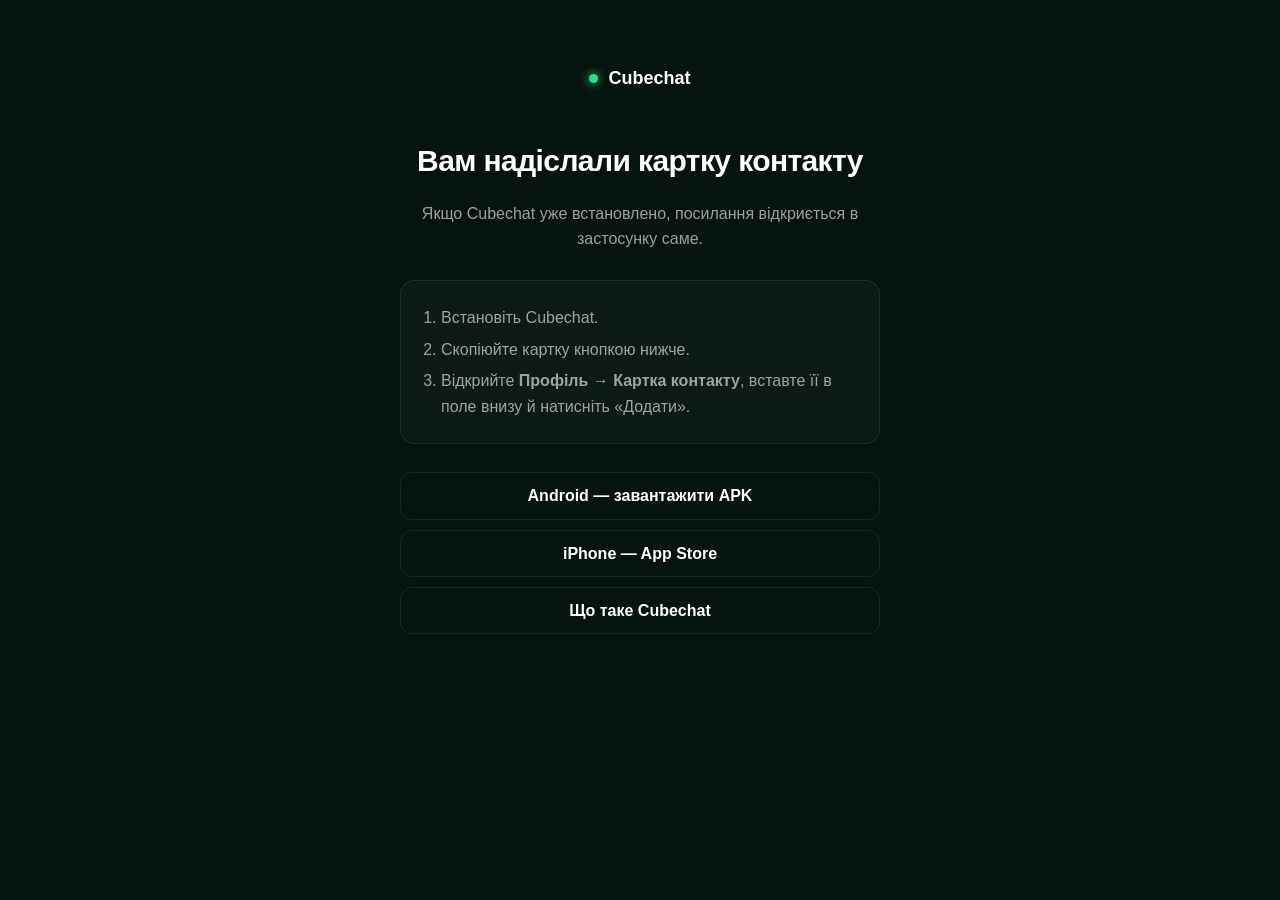
<file: public/c1/index.html>
<!doctype html>
<html lang="uk">
<head>
<meta charset="utf-8" />
<meta name="viewport" content="width=device-width, initial-scale=1" />
<meta name="robots" content="noindex" />
<title>Cubechat — картка контакту</title>
<meta name="description" content="Someone shared their Cubechat contact card with you." />
<link rel="icon" href="/cube.svg" type="image/svg+xml" />
<style>
  :root { --bg:#06140d; --fg:#ffffff; --accent:#2edb8f; --mut:rgba(255,255,255,.6); --line:rgba(255,255,255,.08); }
  * { box-sizing:border-box; }
  /* `a.btn { display:block }` below outranks the UA's [hidden] rule. */
  [hidden] { display:none !important; }
  html,body { margin:0; padding:0; background:var(--bg); color:var(--fg); }
  body { font:16px/1.6 -apple-system,BlinkMacSystemFont,"Segoe UI",Roboto,Helvetica,Arial,sans-serif; -webkit-font-smoothing:antialiased; }
  .wrap { max-width:520px; margin:0 auto; padding:64px 20px 80px; text-align:center; }
  .brand { display:inline-flex; align-items:center; gap:10px; font-size:18px; font-weight:600; }
  .dot { width:9px; height:9px; border-radius:99px; background:var(--accent); box-shadow:0 0 8px 2px rgba(46,219,143,.55); }
  h1 { font-size:30px; letter-spacing:-.02em; margin:44px 0 8px; }
  p { color:var(--mut); }
  .card { background:rgba(255,255,255,.03); border:1px solid var(--line); border-radius:14px; padding:18px 20px; margin:28px 0; text-align:left; }
  .card ol { margin:0; padding-left:20px; color:var(--mut); }
  .card li { margin:6px 0; }
  .btns { display:flex; flex-direction:column; gap:10px; margin-top:8px; }
  a.btn, button.btn { display:block; width:100%; padding:13px 16px; border-radius:12px; border:0; background:rgba(46,219,143,.14); color:var(--accent); text-decoration:none; font:inherit; font-weight:600; font-size:16px; line-height:1.2; cursor:pointer; }
  a.btn.ghost { background:transparent; border:1px solid var(--line); color:var(--fg); }
</style>
</head>
<body>
<div class="wrap">
  <div class="brand"><span class="dot"></span>Cubechat</div>
  <h1>Вам надіслали картку контакту</h1>
  <p>Якщо Cubechat уже встановлено, посилання відкриється в застосунку саме.</p>

  <div class="card">
    <ol>
      <li>Встановіть Cubechat.</li>
      <li>Скопіюйте картку кнопкою нижче.</li>
      <li>Відкрийте <strong>Профіль → Картка контакту</strong>, вставте її в поле внизу й натисніть «Додати».</li>
    </ol>
  </div>

  <div class="btns">
    <a class="btn" id="open" hidden>Відкрити в Cubechat</a>
    <button class="btn" id="copy" type="button" hidden>Скопіювати картку</button>
    <a class="btn ghost" href="https://github.com/Kuzminyo/landing_cubechat/releases/download/apk-latest/cubechat.apk">Android — завантажити APK</a>
    <a class="btn ghost" href="https://apps.apple.com/app/id6806573622">iPhone — App Store</a>
    <a class="btn ghost" href="/">Що таке Cubechat</a>
  </div>
</div>
<script>
  // The card is the fragment: it never reaches this server. The page only
  // offers to copy it, for a phone where the app did not open the link.
  (function () {
    var card = decodeURIComponent((location.hash || '').slice(1));
    if (card.indexOf('cubechat:c1:') === -1) return;
    var btn = document.getElementById('copy');
    btn.hidden = false;
    btn.addEventListener('click', function () {
      navigator.clipboard.writeText(location.href).then(function () {
        btn.textContent = 'Скопійовано';
      });
    });

    // The same hand-over as /u.html: intent:// on Android (straight away,
    // falling back here with ?noapp=1), cubechat:// on a tap on iOS.
    var ua = navigator.userAgent;
    var android = /Android/i.test(ua);
    var ios = /iPhone|iPad|iPod/i.test(ua);
    if (!android && !ios) return;
    var c = encodeURIComponent(card);
    var fallback = location.origin + location.pathname + '?noapp=1' + location.hash;
    var app = android
      ? 'intent://cubechat.tech/c1?c=' + c +
        '#Intent;scheme=https;package=com.cubechat.cubechat;S.browser_fallback_url=' +
        encodeURIComponent(fallback) + ';end'
      : 'cubechat://c1?c=' + c;
    var open = document.getElementById('open');
    open.href = app;
    open.hidden = false;
    if (android && location.search.indexOf('noapp=1') === -1) location.replace(app);
  })();
</script>
</body>
</html>
</file>
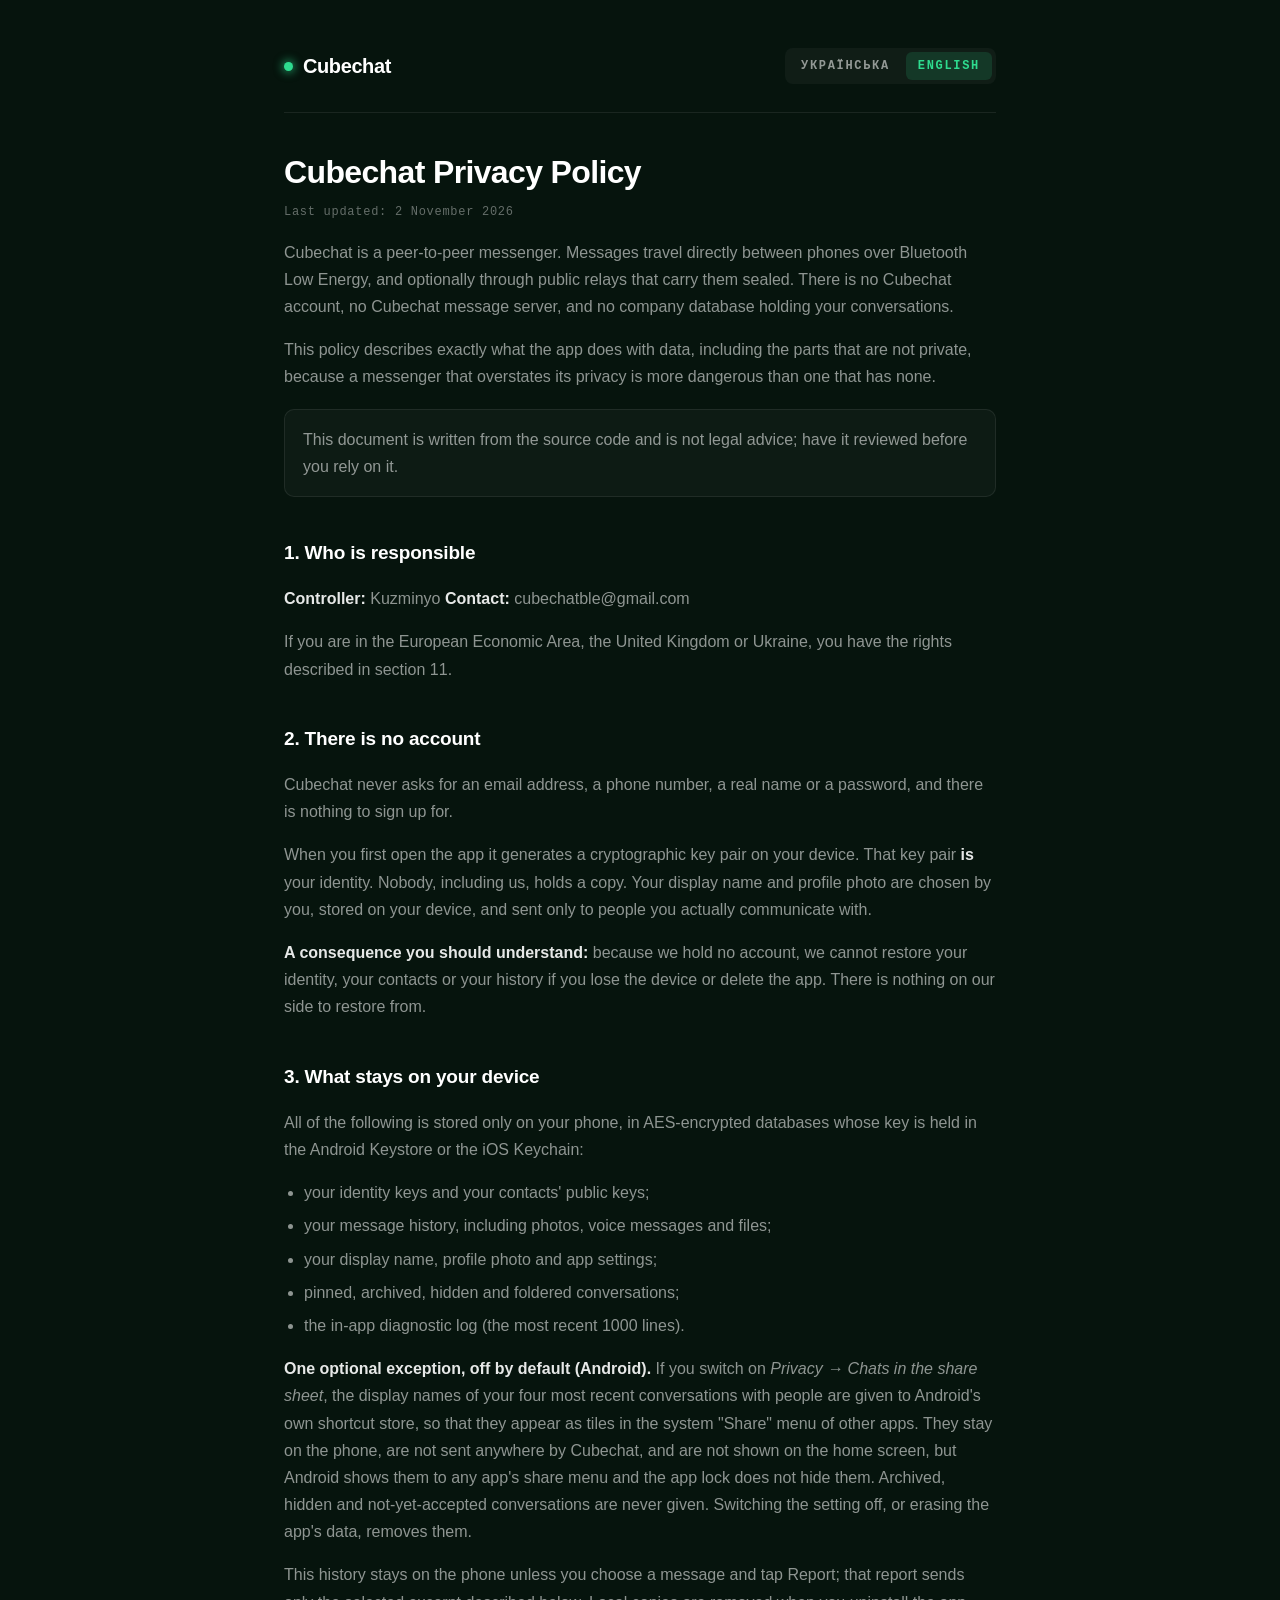
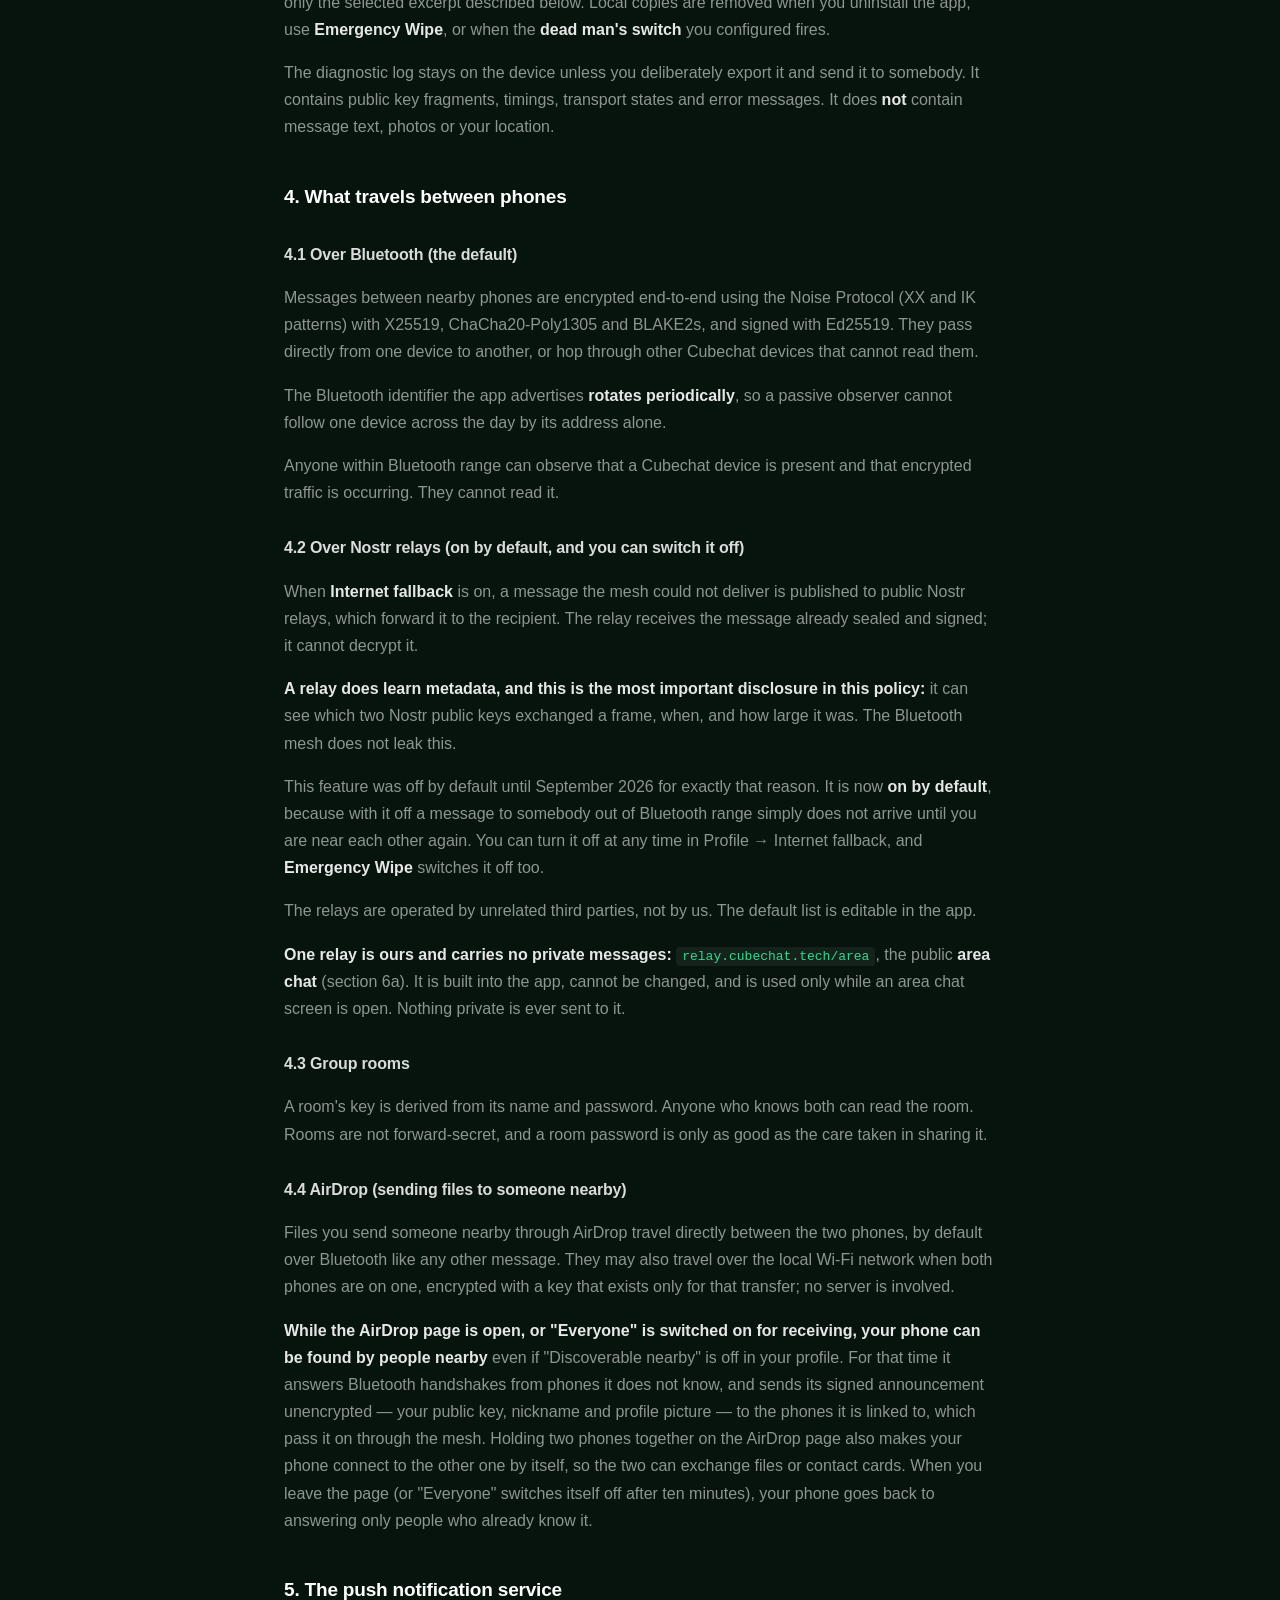
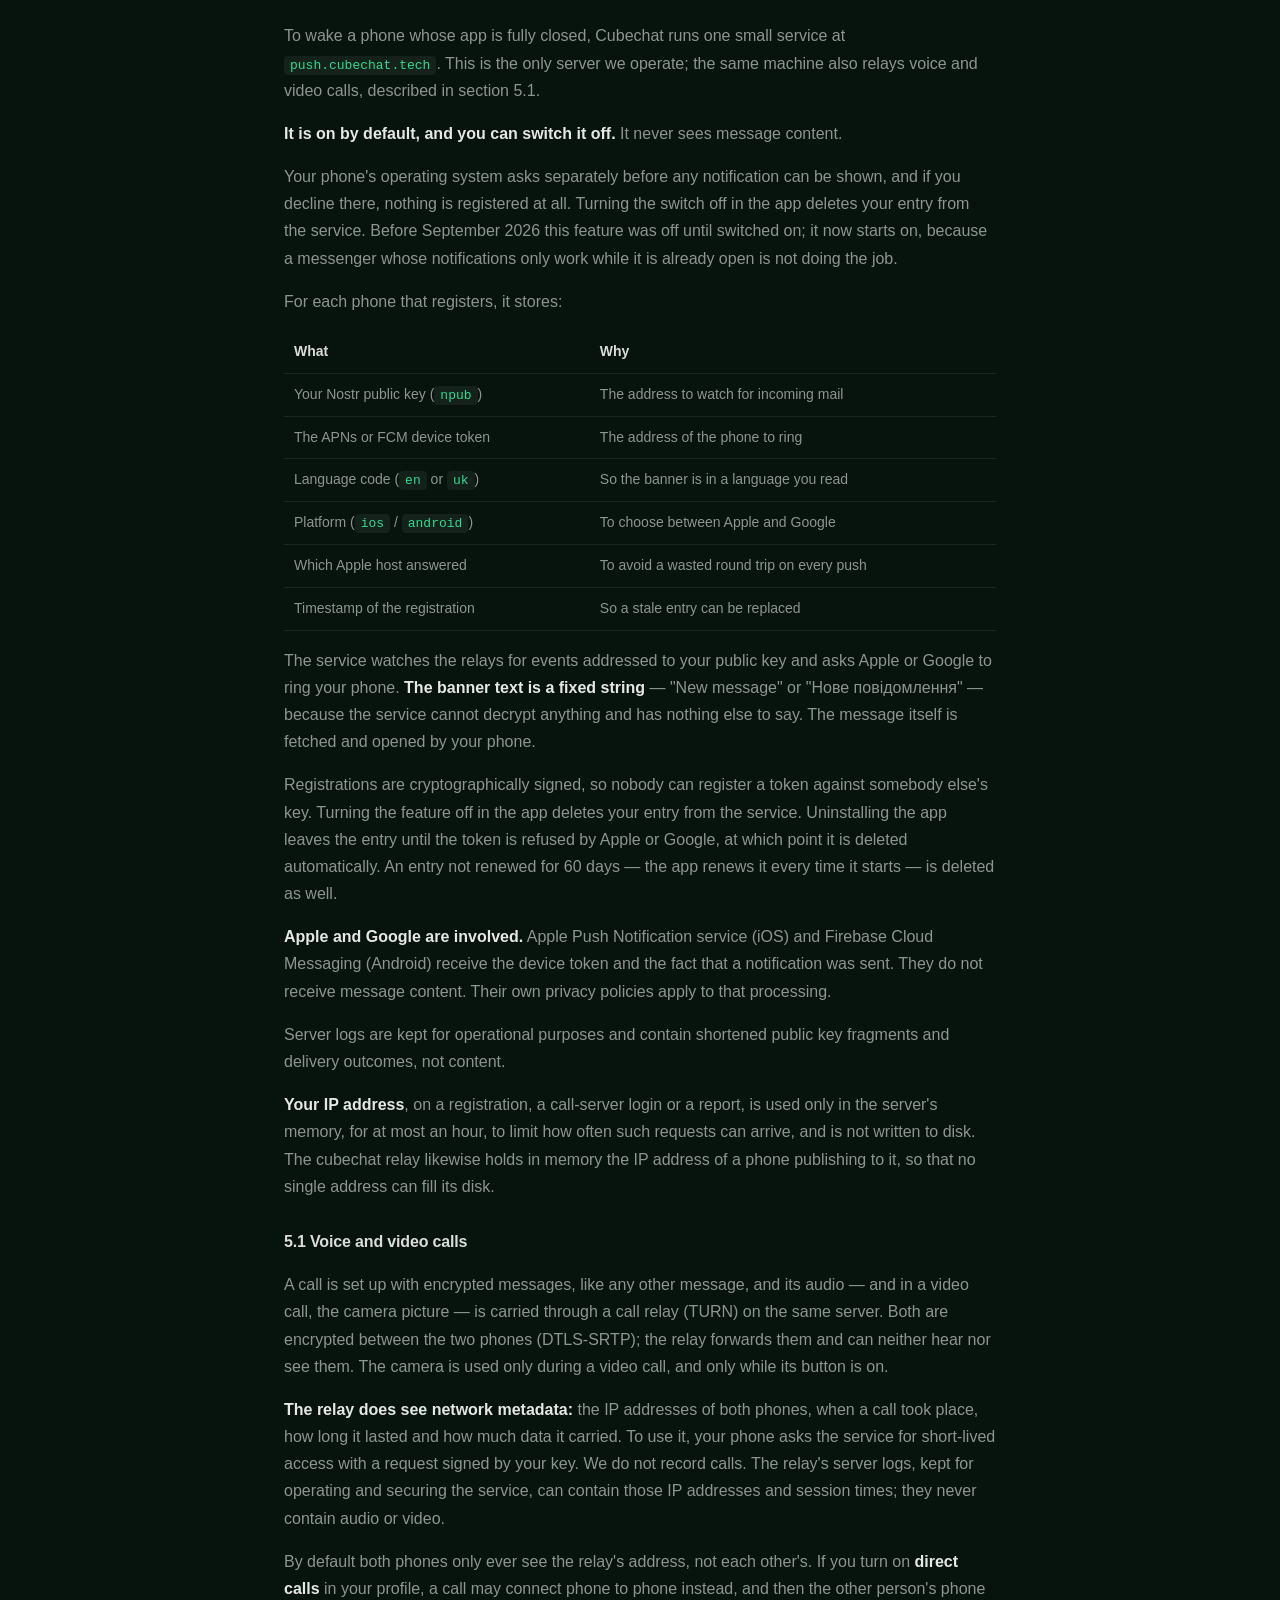
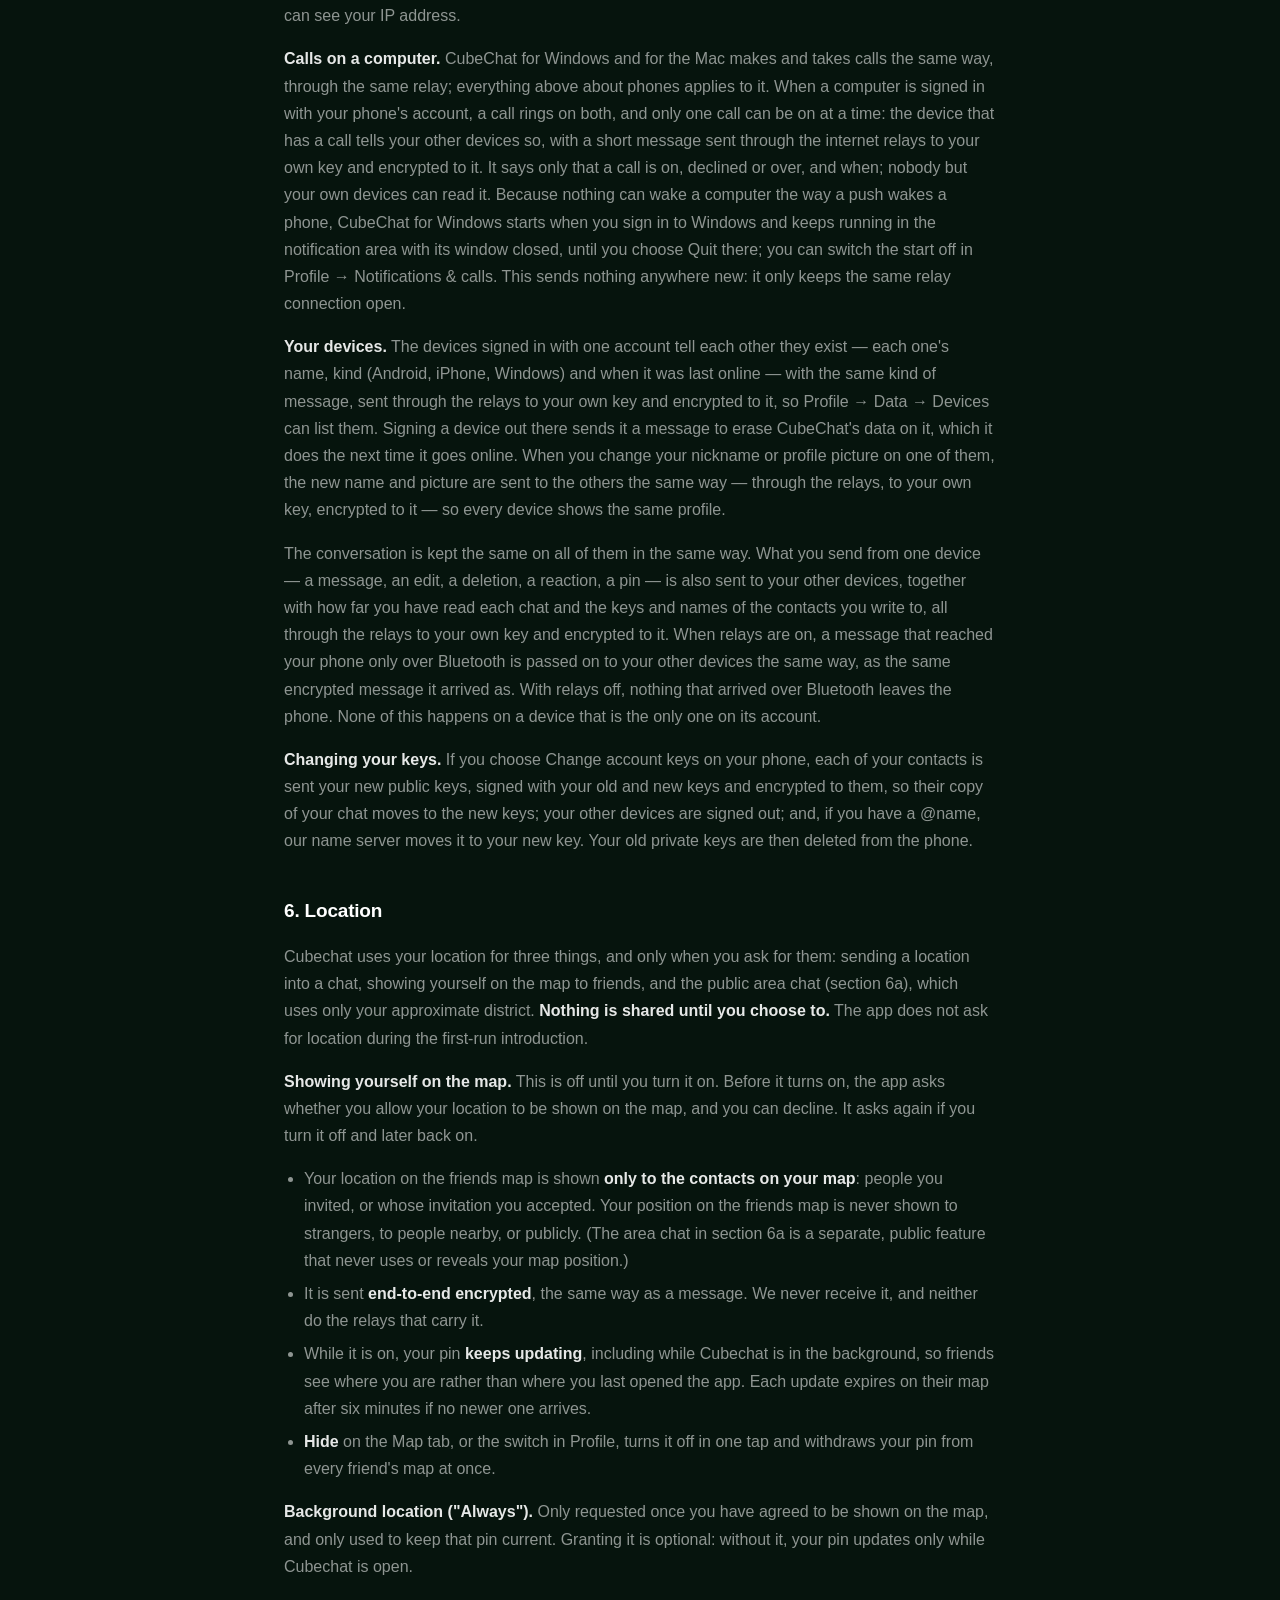
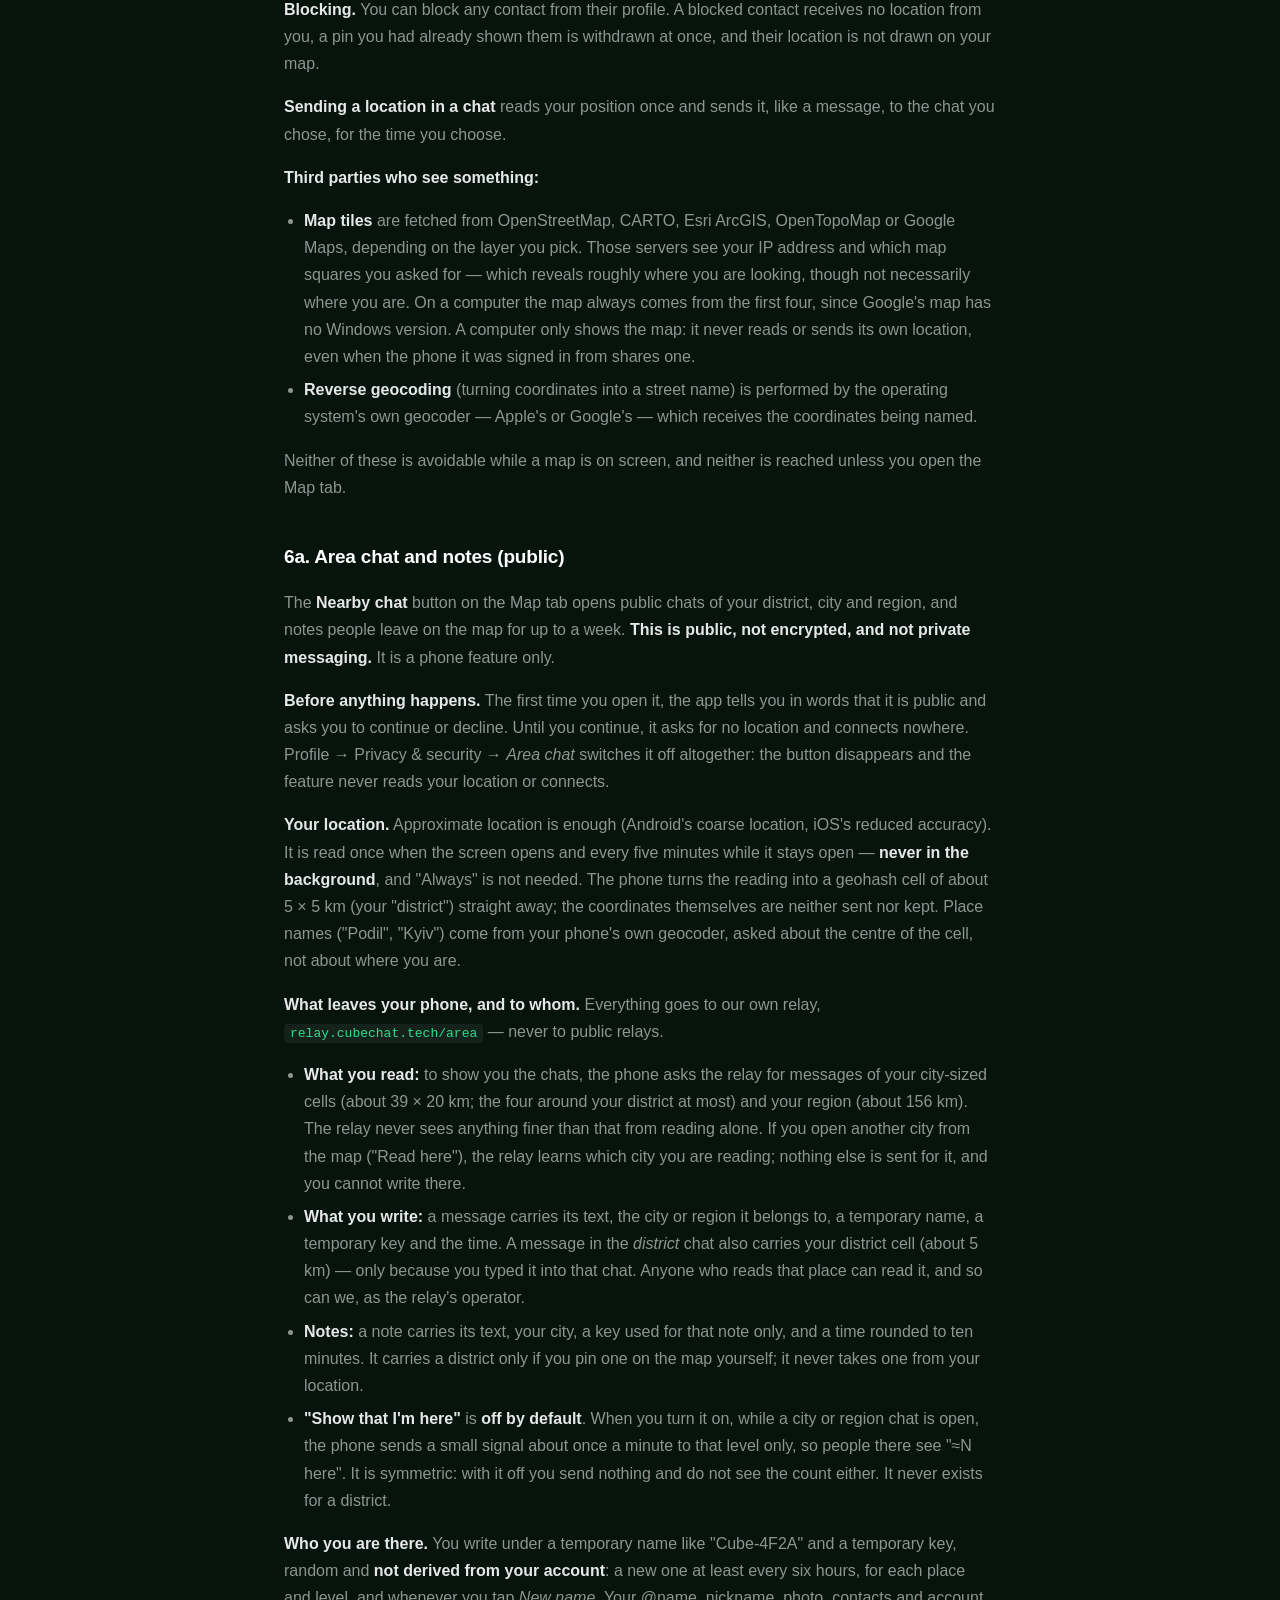
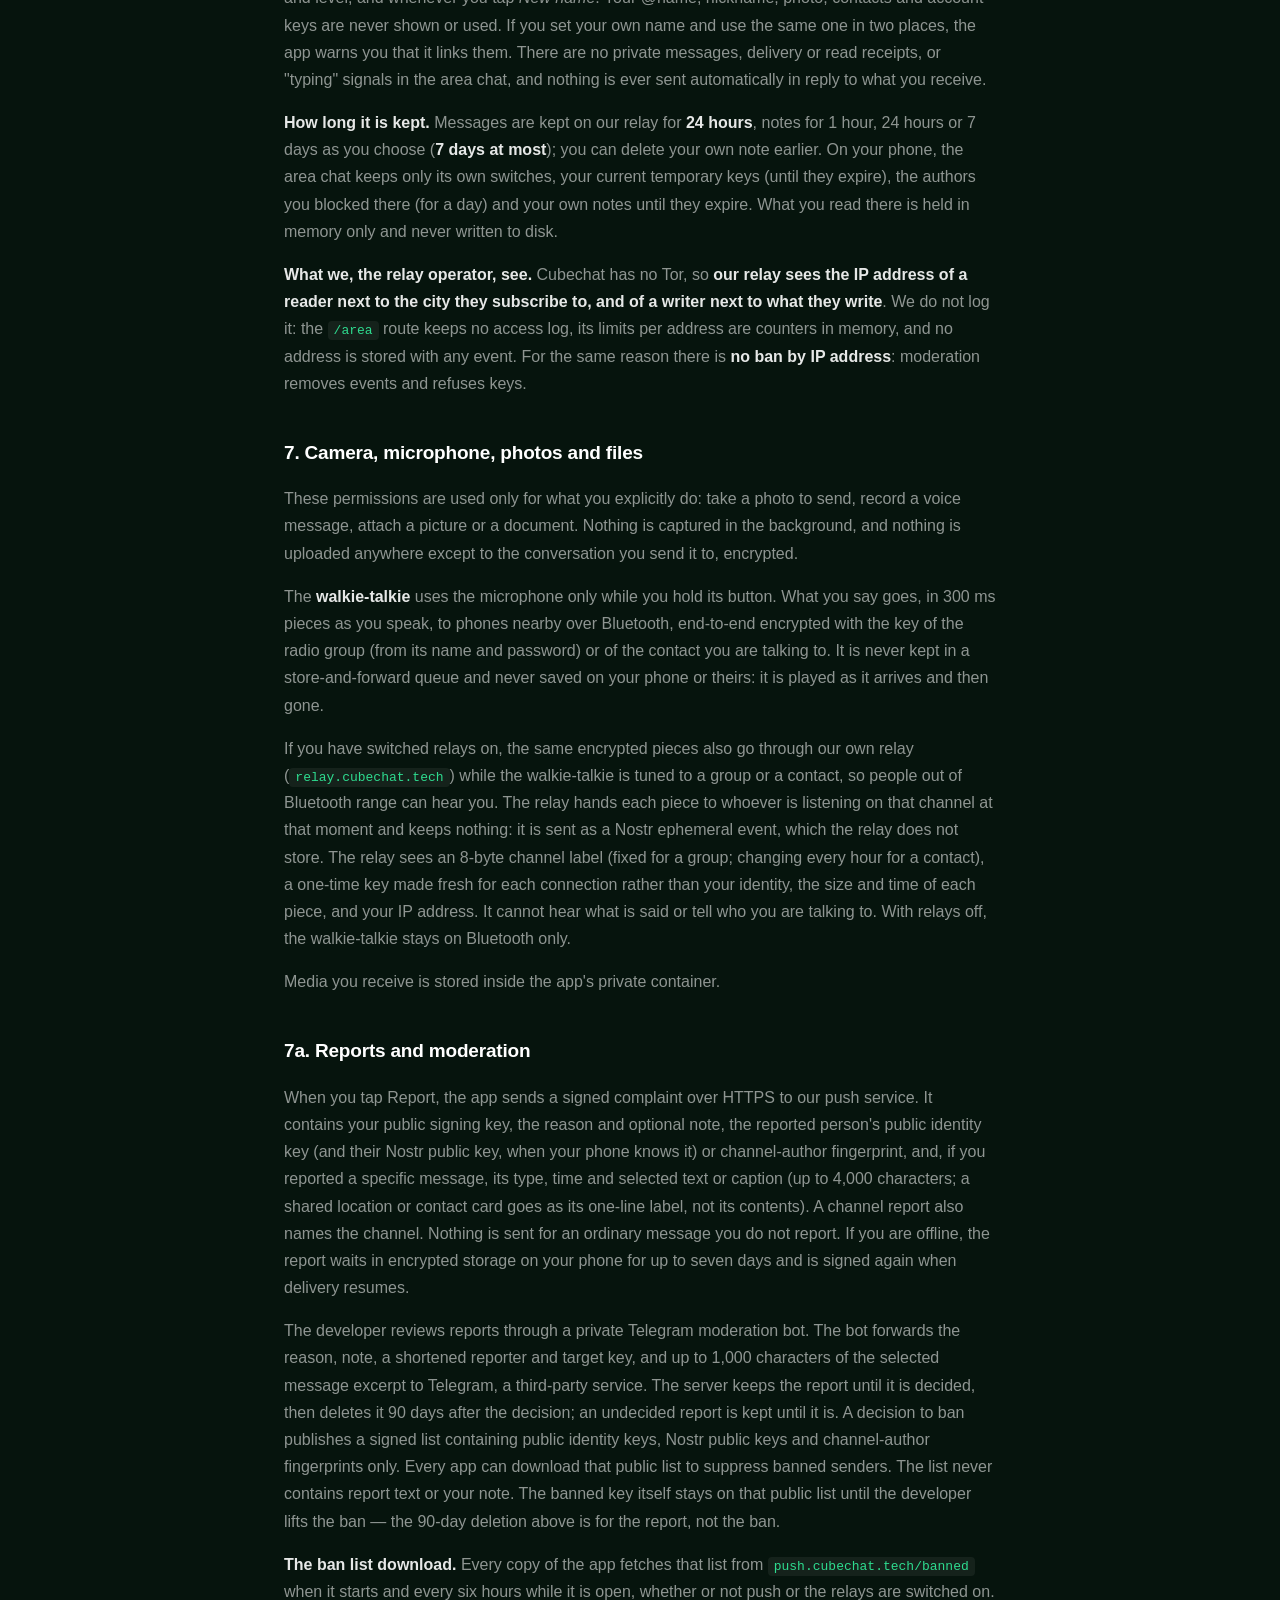
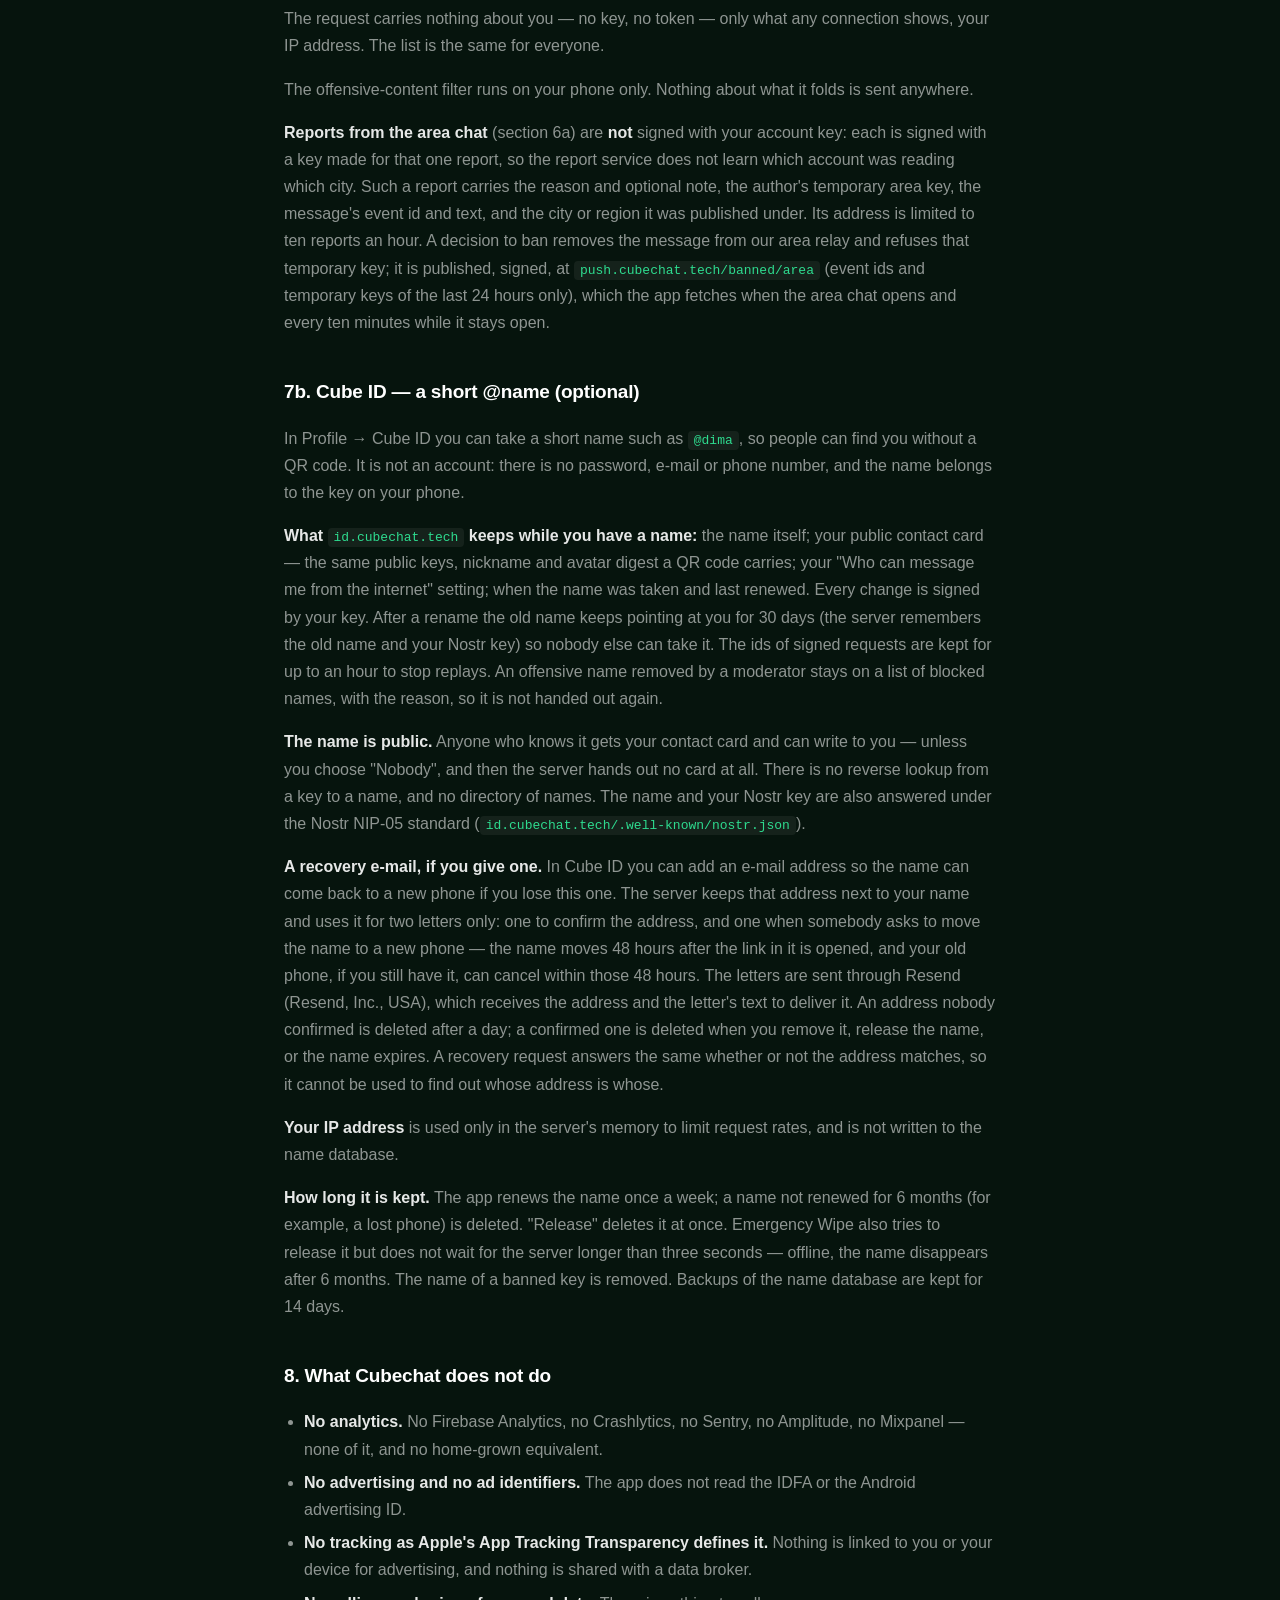
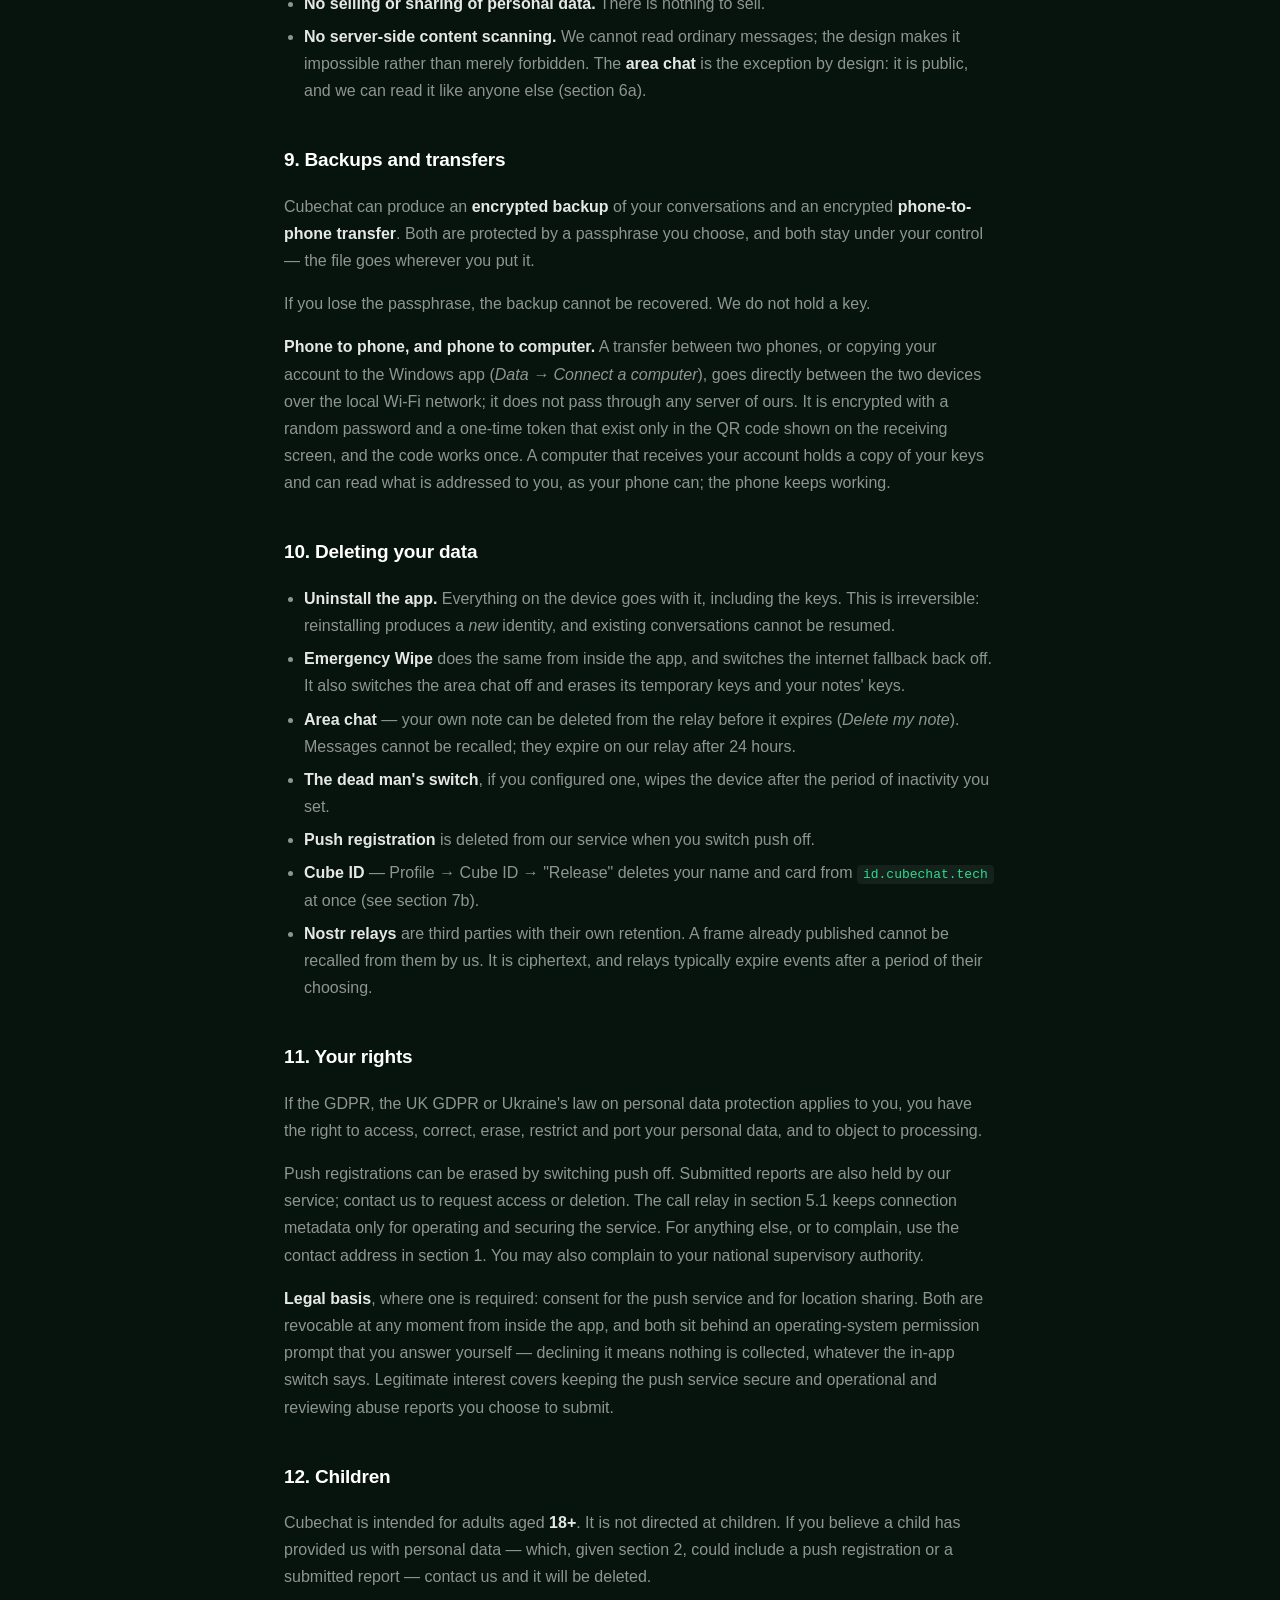
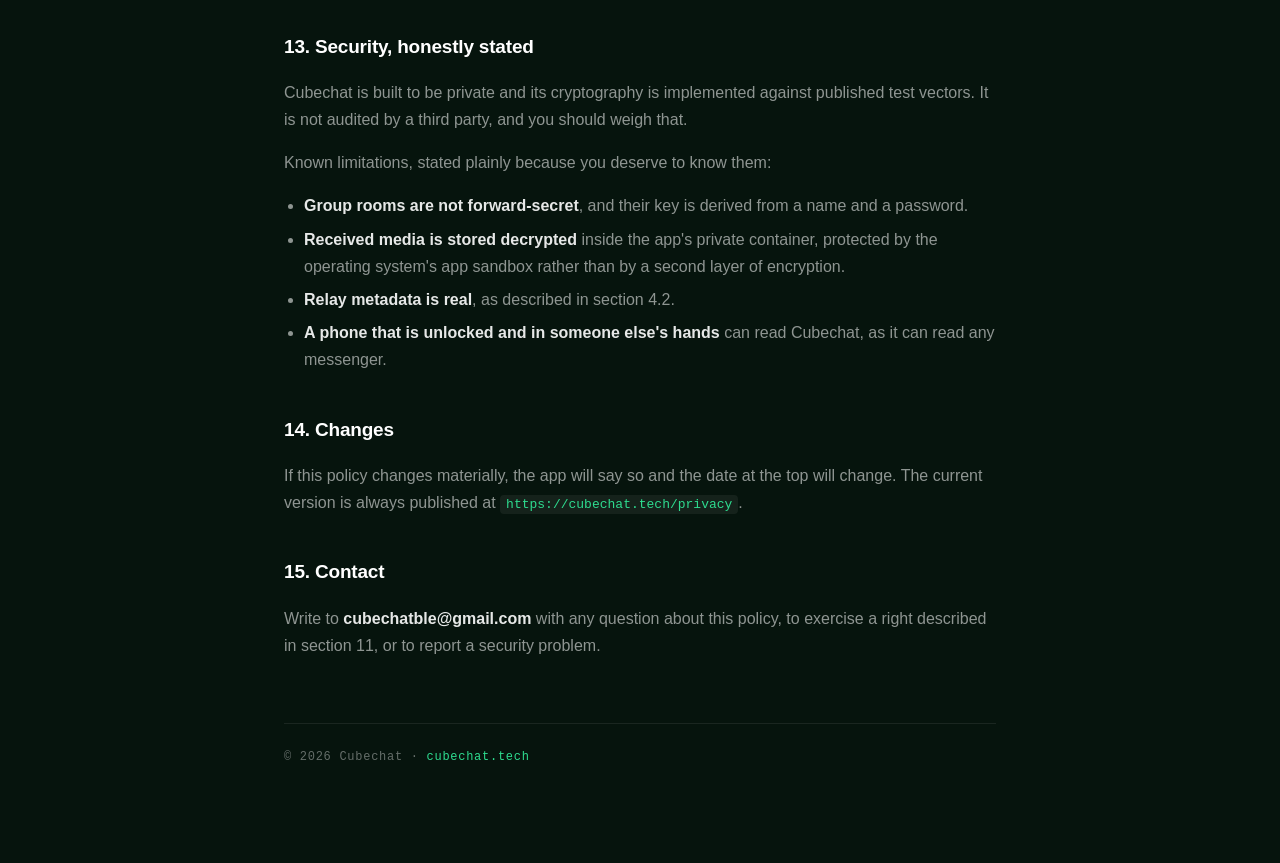
<file: public/privacy.html>
<!doctype html>
<html lang="uk">
<head>
<meta charset="utf-8" />
<meta name="viewport" content="width=device-width, initial-scale=1" />
<title>Cubechat — Політика конфіденційності / Privacy Policy</title>
<meta name="description" content="Cubechat privacy policy — no account, end-to-end encryption, and exactly what the push service, call relay, reports and friends map can see." />
<link rel="icon" href="/cube.svg" type="image/svg+xml" />
<link rel="canonical" href="https://cubechat.tech/privacy.html" />
<style>
  :root { --bg:#06140d; --fg:#ffffff; --accent:#2edb8f; --mut:rgba(255,255,255,.55); --dim:rgba(255,255,255,.38); --line:rgba(255,255,255,.08); }
  * { box-sizing:border-box; }
  html,body { margin:0; padding:0; background:var(--bg); color:var(--fg); }
  body { font:16px/1.7 -apple-system,BlinkMacSystemFont,"Segoe UI",Roboto,Helvetica,Arial,sans-serif; -webkit-font-smoothing:antialiased; }
  .wrap { max-width:760px; margin:0 auto; padding:48px 24px 96px; }
  a { color:var(--accent); text-decoration:none; }
  a:hover { text-decoration:underline; }
  header { display:flex; align-items:center; justify-content:space-between; gap:16px; flex-wrap:wrap; padding-bottom:28px; border-bottom:1px solid var(--line); }
  .brand { display:flex; align-items:center; gap:10px; font-size:20px; font-weight:600; letter-spacing:-.02em; }
  .dot { width:9px; height:9px; border-radius:99px; background:var(--accent); box-shadow:0 0 8px 2px rgba(46,219,143,.55); }
  .toggle { display:flex; gap:4px; background:rgba(255,255,255,.04); border-radius:8px; padding:4px; }
  .toggle button { appearance:none; border:0; background:transparent; color:var(--mut); font:600 12px/1 ui-monospace,SFMono-Regular,Menlo,monospace;
                   letter-spacing:.14em; text-transform:uppercase; padding:8px 12px; border-radius:6px; cursor:pointer; }
  .toggle button[aria-pressed="true"] { background:rgba(46,219,143,.14); color:var(--accent); }
  h1 { font-size:32px; line-height:1.2; letter-spacing:-.02em; margin:40px 0 8px; }
  h2 { font-size:19px; letter-spacing:-.01em; margin:40px 0 10px; }
  h3 { font-size:16px; letter-spacing:-.01em; margin:28px 0 8px; color:rgba(255,255,255,.85); }
  p, li { color:var(--mut); }
  li { margin:6px 0; }
  ul { padding-left:20px; }
  .meta { font:12px/1.6 ui-monospace,SFMono-Regular,Menlo,monospace; color:var(--dim); letter-spacing:.06em; }
  .lede { color:rgba(255,255,255,.75); font-size:17px; border-left:2px solid var(--accent); padding-left:16px; margin:24px 0 0; }
  .card { background:rgba(255,255,255,.03); border:1px solid var(--line); border-radius:10px; padding:16px 18px; margin:18px 0; }
  .card p:first-child { margin-top:0; } .card p:last-child { margin-bottom:0; }
  strong { color:rgba(255,255,255,.9); font-weight:600; }
  code { font:13px ui-monospace,SFMono-Regular,Menlo,monospace; background:rgba(255,255,255,.06); padding:2px 6px; border-radius:4px; color:var(--accent); }
  .table { overflow-x:auto; margin:16px 0; }
  table { width:100%; border-collapse:collapse; font-size:14px; }
  th, td { text-align:left; vertical-align:top; padding:9px 10px; border-bottom:1px solid var(--line); color:var(--mut); }
  th { color:rgba(255,255,255,.85); font-weight:600; }
  footer { margin-top:64px; padding-top:24px; border-top:1px solid var(--line); }
  [data-lang] { display:none; }
  [data-lang].on { display:block; }
</style>
</head>
<body>
<div class="wrap">

  <header>
    <div class="brand"><span class="dot"></span>Cubechat</div>
    <div class="toggle" role="group" aria-label="Language">
      <button type="button" data-set="uk" aria-pressed="true">Українська</button>
      <button type="button" data-set="en" aria-pressed="false">English</button>
    </div>
  </header>

  <!-- ============================ УКРАЇНСЬКА ============================ -->
  <!-- Rendered from docs/legal/privacy-policy.{uk,en}.md in the app
       repository (Kuzminyo/cubechat); change it there, then here. -->
  <section data-lang="uk" class="on">
    <h1>Політика конфіденційності Cubechat</h1>
    <p class="meta">Останнє оновлення: 2 листопада 2026 року</p>
    <p>Cubechat — це месенджер, який працює напряму між пристроями. Повідомлення
    йдуть від телефона до телефона через Bluetooth Low Energy, а за бажанням — ще
    й через публічні релеї, які переносять їх запечатаними. Тут немає облікового
    запису Cubechat, немає сервера повідомлень Cubechat і немає жодної бази даних
    компанії, де лежали б ваші розмови.</p>
    <p>Ця політика описує, що саме застосунок робить з даними, разом із тими
    частинами, які приватними не є. Месенджер, який перебільшує свою приватність,
    небезпечніший за той, у якого її немає зовсім.</p>
    <div class="card">
    <p>Цей документ написаний із вихідного коду і не є юридичною консультацією —
    перед тим, як на нього покладатися, дайте його на перевірку юристу.</p>
    </div>

    <h2>1. Хто відповідає</h2>
    <p><strong>Володілець даних:</strong> Kuzminyo
    <strong>Контакт:</strong> cubechatble@gmail.com</p>
    <p>Якщо ви перебуваєте в Європейському економічному просторі, Великій Британії
    або Україні, ви маєте права, описані в розділі 11.</p>

    <h2>2. Облікового запису немає</h2>
    <p>Cubechat ніколи не питає електронну пошту, номер телефона, справжнє ім'я чи
    пароль. Реєструватися ні для чого.</p>
    <p>Коли ви вперше відкриваєте застосунок, він створює на вашому пристрої
    криптографічну пару ключів. Ця пара <strong>і є</strong> вашою особистістю. Її копії немає
    ні в кого, зокрема й у нас. Ім'я та фото профілю обираєте ви, зберігаються
    вони на вашому пристрої й надсилаються лише тим, з ким ви справді спілкуєтеся.</p>
    <p><strong>Наслідок, який варто розуміти:</strong> оскільки в нас немає облікового запису, ми
    не можемо відновити ані вашу особистість, ані контакти, ані історію, якщо ви
    загубите пристрій або видалите застосунок. З нашого боку немає з чого
    відновлювати.</p>

    <h2>3. Що залишається на вашому пристрої</h2>
    <p>Усе перелічене зберігається лише на вашому телефоні, у базах даних,
    зашифрованих AES, ключ від яких лежить в Android Keystore або iOS Keychain:</p>
    <ul>
    <li>ваші ключі та відкриті ключі ваших співрозмовників;</li>
    <li>історія листування, разом із фото, голосовими повідомленнями та файлами;</li>
    <li>ім'я, фото профілю та налаштування застосунку;</li>
    <li>закріплені, архівовані, приховані розмови та папки;</li>
    <li>діагностичний журнал усередині застосунку (останні 1000 рядків).</li>
    </ul>
    <p><strong>Один необов'язковий виняток, типово вимкнений (Android).</strong> Якщо ви
    увімкнете <em>Приватність → Чати в меню «Поділитися»</em>, імена чотирьох ваших
    останніх розмов із людьми передаються власному сховищу ярликів Android, щоб
    вони з'являлися плитками в системному меню «Поділитися» інших застосунків.
    Вони залишаються на телефоні, Cubechat нікуди їх не надсилає й не показує на
    головному екрані, але Android показує їх у меню «Поділитися» будь-якого
    застосунку, а блокування застосунку їх не ховає. Архівовані, приховані та ще
    не прийняті розмови ніколи не передаються. Вимкнення налаштування або
    стирання даних застосунку прибирає їх.</p>
    <p>Історія залишається на телефоні, якщо ви самі не виберете повідомлення й не натиснете «Поскаржитися». Тоді надсилається лише вибраний уривок, описаний нижче. Локальні копії зникають, коли ви видаляєте
    застосунок, користуєтеся <strong>екстреним стиранням</strong> або коли спрацьовує
    налаштований вами <strong>вимикач на випадок мовчання</strong>.</p>
    <p>Діагностичний журнал залишається на пристрої, доки ви свідомо не експортуєте
    його й не надішлете комусь. У ньому є фрагменти відкритих ключів, час,
    стани транспорту та повідомлення про помилки. У ньому <strong>немає</strong> тексту
    повідомлень, фотографій чи вашого місцезнаходження.</p>

    <h2>4. Що подорожує між телефонами</h2>
    <h3>4.1 Через Bluetooth (типовий шлях)</h3>
    <p>Повідомлення між пристроями поруч зашифровані наскрізно за протоколом Noise
    (схеми XX та IK) з X25519, ChaCha20-Poly1305 і BLAKE2s та підписані Ed25519.
    Вони йдуть напряму з одного пристрою на інший або стрибають через інші
    пристрої Cubechat, які прочитати їх не можуть.</p>
    <p>Ідентифікатор Bluetooth, який застосунок повідомляє в ефір, <strong>періодично
    змінюється</strong>, тож пасивний спостерігач не може стежити за одним пристроєм
    цілий день лише за адресою.</p>
    <p>Будь-хто в радіусі Bluetooth може побачити, що поруч є пристрій із Cubechat і
    що відбувається зашифрований обмін. Прочитати його він не може.</p>
    <h3>4.2 Через релеї Nostr (типово увімкнено, можна вимкнути)</h3>
    <p>Коли <strong>інтернет-резерв</strong> увімкнено, повідомлення, яке не вдалося доставити
    мережею пристроїв, публікується на публічних релеях Nostr, і вони передають
    його одержувачу. Релей отримує повідомлення вже запечатаним і підписаним —
    розшифрувати його він не може.</p>
    <p><strong>Але релей дізнається метадані, і це найважливіше застереження в цій
    політиці:</strong> він бачить, які два відкриті ключі Nostr обмінялися кадром, коли
    саме та якого розміру той кадр був. Мережа Bluetooth цього не розкриває.</p>
    <p>Саме тому до вересня 2026 року ця можливість була типово вимкнена. Тепер вона
    <strong>типово увімкнена</strong>: з вимкненою людина поза радіусом Bluetooth просто не
    отримає повідомлення, доки ви не опинитеся поруч. Вимкнути можна будь-коли —
    Профіль → Інтернет-резерв, — і <strong>екстрене стирання</strong> теж її вимикає.</p>
    <p>Релеї працюють під керуванням сторонніх осіб, не наших. Типовий список можна
    змінити в застосунку.</p>
    <p><strong>Один релей — наш, і особистих повідомлень він не переносить:</strong>
    <code>relay.cubechat.tech/area</code>, публічний <strong>чат району</strong> (розділ 6a). Його адреса
    вбудована в застосунок і не змінюється, а використовується він лише тоді, коли
    відкрито екран чату району. Нічого приватного туди не надсилається.</p>
    <h3>4.3 Групові кімнати</h3>
    <p>Ключ кімнати виводиться з її назви та пароля. Будь-хто, хто знає і те, і те,
    може читати кімнату. Кімнати не мають випереджувальної секретності, а пароль
    кімнати вартий рівно тієї обережності, з якою ви його передали.</p>
    <h3>4.4 AirDrop (надсилання файлів комусь поруч)</h3>
    <p>Файли, які ви надсилаєте комусь поруч через AirDrop, ідуть напряму з одного
    телефона на інший — типово через Bluetooth, як і будь-яке повідомлення. Вони
    також можуть іти через локальну мережу Wi-Fi, коли обидва телефони в ній,
    зашифровані ключем, який існує лише для цього передавання; сервер тут не
    задіяний.</p>
    <p><strong>Поки відкрита сторінка AirDrop або для отримання ввімкнено «Усі», ваш
    телефон можуть знайти люди поруч</strong>, навіть якщо в профілі вимкнено «Помітність
    поруч». На цей час він відповідає на Bluetooth-рукостискання телефонів, яких
    не знає, і відкрито, без шифрування передає свій підписаний анонс — ваш
    відкритий ключ, нікнейм і фото профілю — телефонам, з якими з'єднаний, а ті
    передають його далі мережею.
    Якщо на сторінці AirDrop прикласти телефони один до одного, ваш телефон ще й
    сам з'єднається з іншим, щоб вони могли обмінятися файлами чи контактними
    картками. Щойно ви йдете зі сторінки (або «Усі» саме вимикається через десять
    хвилин), телефон знову відповідає лише тим, хто його вже знає.</p>

    <h2>5. Служба сповіщень</h2>
    <p>Щоб розбудити телефон із повністю закритим застосунком, Cubechat тримає одну
    невелику службу за адресою <code>push.cubechat.tech</code>. Це єдиний сервер, яким ми
    керуємо; та сама машина також ретранслює голосові та відеодзвінки, описані в
    розділі 5.1.</p>
    <p><strong>Вона типово увімкнена, і її можна вимкнути.</strong> Вмісту повідомлень вона не
    бачить ніколи.</p>
    <p>Операційна система вашого телефона питає окремо, перш ніж показати бодай одне
    сповіщення, і якщо ви там відмовите — не реєструється нічого. Вимкнення
    перемикача в застосунку видаляє ваш запис зі служби. До вересня 2026 року ця
    можливість була вимкнена, доки її не увімкнуть; тепер вона починає увімкненою,
    бо месенджер, чиї сповіщення працюють лише поки він і так відкритий, своєї
    роботи не виконує.</p>
    <p>Для кожного зареєстрованого телефона вона зберігає:</p>
    <div class="table"><table>
    <thead>
    <tr>
    <th>Що</th>
    <th>Навіщо</th>
    </tr>
    </thead>
    <tbody>
    <tr>
    <td>Ваш відкритий ключ Nostr (<code>npub</code>)</td>
    <td>Адреса, за якою чекати на пошту</td>
    </tr>
    <tr>
    <td>Токен пристрою APNs або FCM</td>
    <td>Адреса телефона, якому дзвонити</td>
    </tr>
    <tr>
    <td>Код мови (<code>en</code> або <code>uk</code>)</td>
    <td>Щоб напис був мовою, яку ви читаєте</td>
    </tr>
    <tr>
    <td>Платформа (<code>ios</code> / <code>android</code>)</td>
    <td>Щоб обрати між Apple і Google</td>
    </tr>
    <tr>
    <td>Який вузол Apple відповів</td>
    <td>Щоб не витрачати зайвий запит щоразу</td>
    </tr>
    <tr>
    <td>Час реєстрації</td>
    <td>Щоб застарілий запис можна було замінити</td>
    </tr>
    </tbody>
    </table></div>
    <p>Служба стежить за релеями, чи немає подій на вашу адресу, і просить Apple або
    Google подзвонити вашому телефону. <strong>Текст напису — незмінний рядок</strong>: «New
    message» або «Нове повідомлення», бо служба нічого не може розшифрувати й
    сказати їй більше нічого. Саме повідомлення забирає й відкриває ваш телефон.</p>
    <p>Реєстрації підписані криптографічно, тож ніхто не може зареєструвати токен на
    чужий ключ. Вимкнення цієї можливості в застосунку видаляє ваш запис зі
    служби. Якщо ви видалите застосунок, запис залишиться, доки Apple або Google
    не відмовлять у доставці, після чого його буде видалено автоматично. Запис,
    який не оновлювався 60 днів (застосунок оновлює його під час кожного запуску),
    теж видаляється.</p>
    <p><strong>Apple і Google теж причетні.</strong> Служба сповіщень Apple (iOS) та Firebase
    Cloud Messaging (Android) отримують токен пристрою й сам факт надсилання
    сповіщення. Вмісту повідомлення вони не отримують. До цієї обробки
    застосовуються їхні власні політики конфіденційності.</p>
    <p>Журнали сервера зберігаються для експлуатаційних потреб і містять скорочені
    фрагменти відкритих ключів та результати доставки, а не вміст.</p>
    <p><strong>IP-адреса</strong> запиту на реєстрацію, на вхід до сервера дзвінків або зі
    скаргою використовується лише в пам'яті сервера, не довше години, щоб
    обмежити частоту таких запитів, і на диск не записується. Так само
    ретранслятор cubechat тримає в пам'яті IP-адресу телефона, що надсилає йому
    події, щоб жодна адреса не могла заповнити його диск.</p>
    <h3>5.1 Голосові та відеодзвінки</h3>
    <p>Дзвінок встановлюється зашифрованими повідомленнями, як і будь-яке інше
    повідомлення, а його звук — і у відеодзвінку зображення з камери — іде через
    ретранслятор дзвінків (TURN) на тому самому сервері. І те, й інше зашифроване
    між двома телефонами (DTLS-SRTP): ретранслятор їх пересилає, але ні почути,
    ні побачити не може. Камера працює лише під час відеодзвінка і лише поки
    увімкнена її кнопка.</p>
    <p><strong>Мережеві метадані ретранслятор бачить:</strong> IP-адреси обох телефонів, коли
    відбувся дзвінок, скільки тривав і скільки даних передав. Щоб скористатися
    ним, ваш телефон просить у служби короткочасний доступ запитом, підписаним
    вашим ключем. Ми не записуємо дзвінки. Журнали ретранслятора, які зберігаються
    для роботи й захисту служби, можуть містити ці IP-адреси та час сеансів; звуку
    й зображення в них немає ніколи.</p>
    <p>Типово обидва телефони бачать лише адресу ретранслятора, а не одне одного.
    Якщо ви увімкнете в профілі <strong>прямі дзвінки</strong>, дзвінок може з'єднатися
    напряму між телефонами, і тоді телефон співрозмовника може побачити вашу
    IP-адресу.</p>
    <p><strong>Дзвінки на комп'ютері.</strong> CubeChat для Windows і для Mac дзвонить і приймає
    дзвінки так само, через той самий ретранслятор; усе сказане вище про телефони
    стосується й його. Коли на комп'ютері увійшли акаунтом вашого телефона, дзвінок лунає на
    обох, і одночасно може йти лише один дзвінок: пристрій, на якому йде дзвінок,
    повідомляє про це інші ваші пристрої коротким повідомленням через
    інтернет-ретранслятори на ваш власний ключ, зашифрованим на нього. У ньому
    лише те, що дзвінок іде, відхилений чи завершений, і коли; прочитати його
    можуть тільки ваші власні пристрої. Оскільки ніщо не може розбудити комп'ютер
    так, як пуш будить телефон, CubeChat для Windows запускається, коли ви входите
    у Windows, і працює в області сповіщень із закритим вікном, доки ви не
    оберете там «Вийти»; запуск можна вимкнути в Профіль → Сповіщення і дзвінки.
    Це нічого нового нікуди не надсилає: лише тримає відкритим те саме з'єднання з
    ретранслятором.</p>
    <p><strong>Ваші пристрої.</strong> Пристрої, на яких увійшли одним акаунтом, повідомляють один
    одному про себе — назву, тип (Android, iPhone, Windows) і коли були в мережі —
    таким самим повідомленням через ретранслятори на ваш власний ключ, зашифрованим
    на нього, щоб у Профіль → Дані → Пристрої був їхній список. Вихід на пристрої
    звідти надсилає йому повідомлення стерти дані CubeChat, і він робить це, щойно
    з'явиться в мережі. Коли ви змінюєте нікнейм або фото профілю на одному з них,
    нове ім'я та фото надсилаються іншим так само — через ретранслятори, на ваш
    власний ключ, зашифровані на нього, — тож на всіх пристроях однаковий профіль.</p>
    <p>Так само на всіх пристроях однакове листування. Те, що ви надсилаєте з одного
    пристрою, — повідомлення, редагування, видалення, реакція, закріплення —
    надсилається й іншим вашим пристроям разом із тим, до якого місця прочитано
    кожен чат, і з ключами та іменами контактів, яким ви пишете; усе це через
    ретранслятори на ваш власний ключ, зашифроване на нього. Коли ретранслятори
    ввімкнено, повідомлення, яке дійшло до телефона лише через Bluetooth,
    передається іншим вашим пристроям так само — тим самим зашифрованим
    повідомленням, яким воно прийшло. Коли ретранслятори вимкнено, ніщо з
    отриманого через Bluetooth телефон не залишає. На пристрої, який єдиний у
    своєму акаунті, нічого з цього не відбувається.</p>
    <p><strong>Зміна ключів.</strong> Якщо ви оберете на телефоні «Змінити ключі акаунта», кожному
    вашому контакту надсилаються ваші нові відкриті ключі, підписані старими й
    новими ключами та зашифровані для нього, щоб його листування з вами перейшло
    на нові ключі; інші ваші пристрої виходять з акаунта; а якщо у вас є @ім'я,
    наш сервер імен переводить його на ваш новий ключ. Після цього старі закриті
    ключі видаляються з телефона.</p>

    <h2>6. Місцезнаходження</h2>
    <p>Cubechat використовує ваше місцезнаходження для трьох речей і лише тоді, коли
    ви самі про це просите: щоб надіслати локацію в чат, щоб показувати себе
    друзям на карті, і для публічного чату району (розділ 6a), якому потрібен лише
    ваш приблизний район. <strong>Нічим не діляться, доки ви цього не оберете.</strong> Під час
    першого знайомства застосунок про місцезнаходження не питає.</p>
    <p><strong>Показ себе на карті.</strong> Він вимкнений, доки ви його не ввімкнете. Перш ніж
    увімкнути, застосунок питає, чи дозволяєте ви показувати своє
    місцезнаходження на карті, і ви можете відмовитися. Якщо ви вимкнете показ, а
    потім увімкнете знову, він спитає ще раз.</p>
    <ul>
    <li>Ваше місцезнаходження на карті друзів бачать <strong>лише контакти з вашої
      карти</strong>: ті, кого ви запросили, або чиє запрошення ви прийняли. Вашу точку
      на карті друзів ніколи не показують незнайомцям, людям поруч чи публічно.
      (Чат району з розділу 6a — окрема публічна функція, яка вашої точки на
      карті не використовує й не розкриває.)</li>
    <li>Воно надсилається <strong>зашифрованим наскрізно</strong>, так само як повідомлення. Ми
      його ніколи не отримуємо, і релеї, які його переносять, теж.</li>
    <li>Поки показ увімкнено, ваша позначка <strong>оновлюється</strong>, зокрема коли Cubechat у
      фоні, щоб друзі бачили, де ви є, а не де ви востаннє відкривали застосунок.
      Кожне оновлення зникає з їхньої карти за шість хвилин, якщо не прийде
      новіше.</li>
    <li><strong>«Сховатися»</strong> на вкладці «Карта» або перемикач у профілі вимикає показ
      одним дотиком і одразу прибирає вашу позначку з карт усіх друзів.</li>
    </ul>
    <p><strong>Фонове місцезнаходження («Завжди»).</strong> Запитується лише після того, як ви
    погодилися показувати себе на карті, і використовується лише для оновлення
    цієї позначки. Надавати його не обов'язково: без нього позначка оновлюється
    лише поки Cubechat відкритий.</p>
    <p><strong>Блокування.</strong> Будь-який контакт можна заблокувати з його профілю.
    Заблокований контакт не отримує від вас місцезнаходження, позначку, яку ви вже
    йому показали, одразу буде відкликано, а його місцезнаходження не малюється на
    вашій карті.</p>
    <p><strong>Надсилання локації в чат</strong> один раз зчитує вашу позицію й надсилає її, як
    повідомлення, у чат, який ви обрали, на час, який ви обрали.</p>
    <p><strong>Що бачать сторонні служби:</strong></p>
    <ul>
    <li><strong>Плитки карти</strong> завантажуються з OpenStreetMap, CARTO, Esri ArcGIS,
      OpenTopoMap або Google Maps — залежно від обраного шару. Ті сервери бачать
      вашу IP-адресу й те, які квадрати карти ви запитали, а це показує приблизно,
      куди ви дивитеся, хоч і не обов'язково, де ви є. На комп'ютері карта завжди
      береться з перших чотирьох, бо карта Google не має версії для Windows.
      Комп'ютер лише показує карту: він ніколи не визначає й не надсилає власне
      місцезнаходження, навіть якщо телефон, з якого на ньому увійшли, ним ділиться.</li>
    <li><strong>Зворотне геокодування</strong> (перетворення координат на назву вулиці) виконує
      геокодер самої операційної системи — Apple або Google, — який отримує ті
      координати.</li>
    </ul>
    <p>Ані першого, ані другого не уникнути, поки карта на екрані, і ані до першого,
    ані до другого не доходить, якщо ви не відкриваєте вкладку «Карта».</p>

    <h2>6a. Чат району та записки (публічні)</h2>
    <p>Кнопка <strong>«Поруч»</strong> на вкладці «Карта» відкриває публічні чати вашого району,
    міста й регіону та записки, які люди залишають на карті до тижня. <strong>Це
    публічно, не зашифровано й не є особистим листуванням.</strong> Функція є лише на
    телефонах.</p>
    <p><strong>Перш ніж щось станеться.</strong> Під час першого відкриття застосунок словами
    каже, що це публічно, і пропонує продовжити або відмовитися. Доки ви не
    продовжите, він не питає місцезнаходження й нікуди не підключається.
    Профіль → Конфіденційність і безпека → <em>Чат району</em> вимикає функцію повністю:
    кнопка зникає, а функція ніколи не читає місце й не підключається.</p>
    <p><strong>Ваше місцезнаходження.</strong> Досить приблизного (coarse location на Android,
    reduced accuracy на iOS). Його зчитують один раз під час відкриття екрана й
    раз на п'ять хвилин, поки він відкритий, — <strong>ніколи у фоні</strong>, і дозвіл
    «Завжди» не потрібен. Телефон одразу перетворює зчитане на клітинку геохешу
    приблизно 5 × 5 км (ваш «район»); самі координати не надсилаються й не
    зберігаються. Назви місць («Поділ», «Київ») дає геокодер вашого телефона, якого
    питають про центр клітинки, а не про те, де ви є.</p>
    <p><strong>Що залишає телефон і кому.</strong> Усе йде на наш власний релей,
    <code>relay.cubechat.tech/area</code>, — ніколи на публічні релеї.</p>
    <ul>
    <li><strong>Що ви читаєте:</strong> щоб показати чати, телефон просить у релея повідомлення
      клітинок розміром із місто (приблизно 39 × 20 км; щонайбільше чотирьох
      довкола вашого району) і вашого регіону (приблизно 156 км). Лише від читання
      релей ніколи не бачить нічого точнішого. Якщо ви відкриваєте інше місто з
      карти («Читати тут»), релей дізнається, яке місто ви читаєте; більше нічого
      для цього не надсилається, і писати там не можна.</li>
    <li><strong>Що ви пишете:</strong> повідомлення містить текст, місто чи регіон, якому воно
      належить, тимчасове ім'я, тимчасовий ключ і час. Повідомлення в чаті
      <em>району</em> містить ще й клітинку вашого району (приблизно 5 км) — лише тому,
      що ви написали його саме в той чат. Прочитати його може кожен, хто читає це
      місце, а також ми як оператор релея.</li>
    <li><strong>Записки:</strong> записка містить текст, ваше місто, ключ лише для цієї записки й
      час, округлений до десяти хвилин. Район у неї є, лише якщо ви самі
      поставили булавку на карті; з вашого місцезнаходження його не беруть ніколи.</li>
    <li><strong>«Показувати, що я тут»</strong> — <strong>типово вимкнено</strong>. Коли ви вмикаєте, а чат
      міста чи регіону відкрито, телефон приблизно раз на хвилину надсилає
      невеликий сигнал лише на цей рівень, щоб люди там бачили «≈N тут». Це
      симетрично: вимкнувши, ви нічого не надсилаєте й лічильника теж не бачите.
      Для району такого немає ніколи.</li>
    </ul>
    <p><strong>Хто ви там.</strong> Ви пишете під тимчасовим іменем на кшталт «Кубик-4F2A» і з
    тимчасовим ключем — випадковим і <strong>не похідним від вашого облікового запису</strong>:
    новий щонайменше раз на шість годин, для кожного місця й рівня, і щоразу,
    коли ви натискаєте <em>Нове ім'я</em>. Ваше @ім'я, нік, фото, контакти й ключі
    облікового запису ніколи не показуються й не використовуються. Якщо ви
    задали власне ім'я й використовуєте те саме у двох місцях, застосунок
    попереджає, що це їх пов'язує. У чаті району немає особистих повідомлень,
    квитанцій про доставку чи прочитання, «друкує…», і ніщо ніколи не
    надсилається автоматично у відповідь на отримане.</p>
    <p><strong>Скільки зберігається.</strong> Повідомлення зберігаються на нашому релеї <strong>24
    години</strong>, записки — 1 годину, 24 години або 7 днів на ваш вибір (<strong>щонайбільше
    7 днів</strong>); свою записку можна видалити раніше. На телефоні чат району тримає
    лише свої перемикачі, ваші поточні тимчасові ключі (до їхнього строку),
    заблокованих там авторів (добу) і ваші записки до їхнього строку. Прочитане
    там тримається лише в пам'яті й ніколи не записується на диск.</p>
    <p><strong>Що бачимо ми як оператор релея.</strong> У Cubechat немає Tor, тож <strong>наш релей
    бачить IP-адресу читача поруч із містом, на яке той підписаний, а того, хто
    пише, — поруч із написаним</strong>. Ми цього не записуємо: маршрут <code>/area</code> не веде
    журналу доступу, ліміти на адресу — лічильники в пам'яті, і жодна адреса не
    зберігається поруч із жодною подією. З тієї ж причини <strong>бану за IP-адресою
    немає</strong>: модерація видаляє події й відмовляє ключам.</p>

    <h2>7. Камера, мікрофон, фотографії та файли</h2>
    <p>Ці дозволи використовуються лише для того, що ви робите свідомо:
    сфотографувати, щоб надіслати, записати голосове повідомлення, прикріпити
    зображення чи документ. Нічого не записується у фоні й нічого нікуди не
    вивантажується, окрім тієї розмови, у яку ви це надсилаєте, — зашифрованим.</p>
    <p><strong>Рація</strong> користується мікрофоном лише поки ви тримаєте її кнопку. Сказане
    йде шматками по 300 мс, поки ви говорите, на телефони поруч через Bluetooth,
    наскрізно зашифроване ключем групи рації (з її назви й пароля) або контакту,
    з яким ви говорите. Воно не лежить у черзі на пізнішу доставку й не
    зберігається ні на вашому телефоні, ні на їхньому: його відтворюють, щойно
    воно надійшло, і на цьому все.</p>
    <p>Якщо ви ввімкнули релеї, ті самі зашифровані шматки, поки рацію налаштовано
    на групу чи контакт, ідуть ще й через наш власний релей
    (<code>relay.cubechat.tech</code>), щоб вас почули й ті, до кого не дістає Bluetooth.
    Релей передає кожен шматок тим, хто саме цієї миті слухає цей канал, і нічого
    не зберігає: це ефемерна подія Nostr, яку релей не записує. Релей бачить
    8-байтову мітку каналу (сталу для групи, щогодини нову для контакту),
    одноразовий ключ, створений наново для кожного з'єднання замість вашої
    особи, розмір і час кожного шматка та вашу IP-адресу. Почути сказане чи
    дізнатися, з ким ви говорите, він не може. Коли релеї вимкнено, рація працює
    лише через Bluetooth.</p>
    <p>Отримані файли зберігаються всередині приватного сховища застосунку.</p>

    <h2>7a. Скарги та модерація</h2>
    <p>Коли ви натискаєте «Поскаржитися», застосунок надсилає підписану скаргу через
    HTTPS на наш push-сервер. Вона містить ваш відкритий ключ підпису, причину й
    необов'язковий коментар, відкритий ключ особи (і її Nostr-ключ, якщо ваш
    телефон його знає) або відбиток автора каналу, а для скарги на конкретне
    повідомлення — його тип, час і вибраний текст або підпис до 4000 символів
    (надіслане місцезнаходження чи картка контакту йде як однорядкова назва, без
    вмісту). Скарга на канал також містить назву каналу. Звичайні
    повідомлення, на які ви не скаржитеся, не надсилаються нам. Без мережі скарга
    чекає у зашифрованому сховищі телефона до семи днів і підписується знову перед
    надсиланням.</p>
    <p>Розробник розглядає скарги через приватного бота модерації в Telegram. Бот передає Telegram як сторонній службі причину, примітку, скорочені ключі скаржника й адресата та до 1000 символів уривка вибраного повідомлення. Сервер
    зберігає скаргу, доки її не буде розглянуто, а потім видаляє її автоматично
    через 90 днів після рішення; нерозглянута скарга зберігається, доки рішення не
    буде ухвалено. Після бану сервер
    публікує підписаний список лише відкритих ключів особистостей, Nostr-ключів і
    відбитків авторів каналів. Застосунки завантажують його, щоб приховати
    заблокованих. Текст скарги й ваш коментар до публічного списку не потрапляють.
    Забанений ключ залишається в цьому публічному списку, доки розробник не зніме
    бан, — видалення скарги через 90 днів на сам бан не впливає.</p>
    <p><strong>Завантаження списку банів.</strong> Кожна копія застосунку завантажує цей список з
    <code>push.cubechat.tech/banned</code> під час запуску й раз на шість годин, поки
    застосунок відкритий, — незалежно від того, чи увімкнені сповіщення або
    ретранслятори. Запит не містить нічого про вас — ні ключа, ні токена — лише
    те, що видно з будь-якого з'єднання: вашу IP-адресу. Список однаковий для всіх.</p>
    <p>Фільтр образливого вмісту працює лише на вашому телефоні. Нічого з того, що
    він згортає, нікуди не надсилається.</p>
    <p><strong>Скарги з чату району</strong> (розділ 6a) <strong>не</strong> підписуються ключем вашого
    облікового запису: кожну підписує ключ, створений лише для неї, тож служба
    скарг не дізнається, який обліковий запис читав яке місто. Така скарга містить
    причину й необов'язкову нотатку, тимчасовий ключ автора в чаті району,
    ідентифікатор і текст повідомлення та місто чи регіон, де його опубліковано.
    З однієї адреси — щонайбільше десять таких скарг на годину. Рішення про бан
    видаляє повідомлення з нашого релея району й відмовляє цьому тимчасовому
    ключу; воно публікується, підписане, на <code>push.cubechat.tech/banned/area</code> (лише
    ідентифікатори подій і тимчасові ключі за останні 24 години), і застосунок
    завантажує цей список, коли відкривається чат району, і раз на десять хвилин,
    поки він відкритий.</p>

    <h2>7b. Cube ID — коротке @ім'я (необов'язково)</h2>
    <p>У Профілі → Cube ID можна зайняти коротке ім'я на кшталт <code>@dima</code>, щоб вас
    знаходили без QR-коду. Це не обліковий запис: немає пароля, пошти чи номера
    телефона, а ім'я належить ключу на вашому телефоні.</p>
    <p><strong>Що зберігає <code>id.cubechat.tech</code>, поки у вас є ім'я:</strong> саме ім'я; вашу
    публічну картку контакту — ті самі відкриті ключі, нікнейм і відбиток аватара,
    що й у QR-коді; налаштування «Хто може писати мені з інтернету»; час, коли ім'я
    було зайняте й востаннє продовжене. Кожна зміна підписана вашим ключем. Після
    зміни імені старе ще 30 днів вказує на вас (сервер пам'ятає старе ім'я і ваш
    Nostr-ключ), щоб його не зайняв хтось інший. Ідентифікатори підписаних запитів
    зберігаються до години для захисту від повторів. Образливе ім'я, яке прибрав
    модератор, залишається у списку заблокованих імен разом із причиною, щоб його
    не видали знову.</p>
    <p><strong>Ім'я публічне.</strong> Будь-хто, хто його знає, отримує вашу картку контакту і може
    вам написати — хіба що ви оберете «Ніхто», тоді сервер картку не видає.
    Зворотного пошуку «ключ → ім'я» немає, каталогу імен теж. Ім'я разом із вашим
    Nostr-ключем також відповідає за стандартом Nostr NIP-05
    (<code>id.cubechat.tech/.well-known/nostr.json</code>).</p>
    <p><strong>Пошта для відновлення, якщо ви її вкажете.</strong> У Cube ID можна додати адресу
    пошти, щоб ім'я повернулося на новий телефон, якщо цей загубиться. Сервер
    зберігає цю адресу поруч із вашим ім'ям і надсилає на неї лише два листи: щоб
    підтвердити адресу і коли хтось просить перенести ім'я на новий телефон — ім'я
    переходить через 48 годин після того, як відкрили посилання з листа, а старий
    телефон, якщо він ще у вас, може скасувати перенесення в ці 48 годин. Листи
    надсилаються через Resend (Resend, Inc., США), який отримує адресу й текст
    листа, щоб його доставити. Непідтверджену адресу видаляємо за добу;
    підтверджену — коли ви її приберете, звільните ім'я або ім'я спливе. Запит на
    відновлення відповідає однаково, збігається адреса чи ні, тож ним не можна
    дізнатися, чия це адреса.</p>
    <p><strong>IP-адреса</strong> вашого запиту використовується лише в пам'яті сервера, щоб
    обмежити частоту запитів, і до бази імен не записується.</p>
    <p><strong>Скільки зберігається.</strong> Застосунок сам продовжує ім'я раз на тиждень; ім'я,
    яке не продовжували 6 місяців (наприклад, телефон загублено), видаляється.
    Кнопка «Звільнити» видаляє його одразу. Екстрене стирання теж намагається його
    звільнити, але не чекає сервер довше трьох секунд — без мережі ім'я зникне
    через 6 місяців. Ім'я забаненого ключа видаляється. Резервні копії бази імен
    зберігаються 14 днів.</p>

    <h2>8. Чого Cubechat не робить</h2>
    <ul>
    <li><strong>Жодної аналітики.</strong> Ні Firebase Analytics, ні Crashlytics, ні Sentry, ні
      Amplitude, ні Mixpanel — нічого з цього, і жодного власного відповідника.</li>
    <li><strong>Жодної реклами та рекламних ідентифікаторів.</strong> Застосунок не читає ані
      IDFA, ані рекламний ідентифікатор Android.</li>
    <li><strong>Жодного стеження в тому сенсі, який вкладає Apple у App Tracking
      Transparency.</strong> Ніщо не пов'язується з вами чи вашим пристроєм заради
      реклами й нічим не діляться з брокерами даних.</li>
    <li><strong>Жодного продажу чи передавання персональних даних.</strong> Продавати нічого.</li>
    <li><strong>Жодного сканування вмісту.</strong> Ми не можемо прочитати ваші повідомлення —
      це унеможливлено будовою, а не просто заборонено. <strong>Чат району</strong> — свідомий
      виняток: він публічний, і ми можемо його прочитати, як і будь-хто інший
      (розділ 6a).</li>
    </ul>

    <h2>9. Резервні копії та перенесення</h2>
    <p>Cubechat уміє створювати <strong>зашифровану резервну копію</strong> листування та
    зашифровано <strong>переносити його з телефона на телефон</strong>. І те, і те захищене
    парольною фразою, яку обираєте ви, і те, і те лишається під вашим контролем —
    файл потрапляє туди, куди ви його покладете.</p>
    <p>Якщо ви втратите парольну фразу, копію відновити неможливо. Ключа в нас немає.</p>
    <p><strong>З телефона на телефон і з телефона на комп'ютер.</strong> Перенесення між двома
    телефонами або копіювання вашого акаунта в застосунок для Windows (<em>Дані →
    Підключити комп'ютер</em>) іде напряму між двома пристроями локальною мережею
    Wi-Fi і не проходить через жоден наш сервер. Воно зашифроване випадковим
    паролем і одноразовим токеном, які існують лише в QR-коді на екрані
    отримувача, а код спрацьовує один раз. Комп'ютер, що отримав ваш акаунт,
    зберігає копію ваших ключів і може читати адресоване вам, як і телефон;
    телефон продовжує працювати.</p>

    <h2>10. Як видалити свої дані</h2>
    <ul>
    <li><strong>Видалити застосунок.</strong> Разом із ним зникає все на пристрої, зокрема ключі.
      Це незворотно: після повторного встановлення виникає <em>нова</em> особистість, і
      наявні розмови продовжити не вийде.</li>
    <li><strong>Екстрене стирання</strong> робить те саме зсередини застосунку й вимикає
      інтернет-резерв назад. Воно також вимикає чат району й стирає його тимчасові
      ключі та ключі ваших записок.</li>
    <li><strong>Чат району</strong> — свою записку можна видалити з релея раніше строку
      (<em>Видалити мою записку</em>). Повідомлення відкликати не можна; на нашому релеї
      вони зникають через 24 години.</li>
    <li><strong>Вимикач на випадок мовчання</strong>, якщо ви його налаштували, стирає пристрій
      після заданого вами часу без активності.</li>
    <li><strong>Реєстрацію в службі сповіщень</strong> буде видалено з нашого сервера, щойно ви
      вимкнете сповіщення.</li>
    <li><strong>Cube ID</strong> — Профіль → Cube ID → «Звільнити» видаляє ваше ім'я і картку з
      <code>id.cubechat.tech</code> одразу (див. розділ 7b).</li>
    <li><strong>Релеї Nostr</strong> — це сторонні особи з власними строками зберігання. Кадр,
      який уже опубліковано, ми відкликати з них не можемо. Це шифротекст, і релеї
      зазвичай видаляють події за власним розкладом.</li>
    </ul>

    <h2>11. Ваші права</h2>
    <p>Якщо до вас застосовуються GDPR, GDPR Великої Британії або Закон України «Про
    захист персональних даних», ви маєте право на доступ, виправлення, стирання,
    обмеження обробки та перенесення своїх персональних даних, а також право
    заперечувати проти обробки.</p>
    <p>На практиці ці права здебільшого задовольняються самою будовою застосунку:
    Реєстрацію у службі сповіщень можна стерти, вимкнувши сповіщення.
    Подані вами скарги також зберігаються на нашому сервері; щодо доступу чи
    видалення зверніться до нас. Ретранслятор дзвінків із розділу 5.1 зберігає метадані
    з'єднань лише для роботи й захисту служби. З усього іншого або зі скаргою звертайтеся на адресу з
    розділу 1. Ви також маєте право поскаржитися до наглядового органу своєї
    країни.</p>
    <p><strong>Правова підстава</strong>, де вона потрібна: згода — для служби сповіщень і для
    показу місцезнаходження. І те, і те скасовується будь-якої миті зсередини
    застосунку, і за обома стоїть запит дозволу операційної системи, на який
    відповідаєте ви самі: відмова там означає, що не збирається нічого, хай там що
    показує перемикач у застосунку. Законний інтерес покриває підтримання служби
    сповіщень у безпечному й робочому стані.</p>

    <h2>12. Діти</h2>
    <p>Cubechat призначений для дорослих віком від <strong>18 років</strong>. Він не
    призначений для дітей. Якщо ви вважаєте, що дитина надала нам
    персональні дані — зокрема реєстрацію у службі сповіщень або подану скаргу, — напишіть нам, і їх буде видалено.</p>

    <h2>13. Безпека, сказана чесно</h2>
    <p>Cubechat побудований так, щоб бути приватним, а його криптографія перевірена
    на опублікованих тестових векторах. Незалежного аудиту він не проходив, і це
    варто зважити.</p>
    <p>Відомі обмеження, названі прямо, бо ви маєте право їх знати:</p>
    <ul>
    <li><strong>Групові кімнати не мають випереджувальної секретності</strong>, а їхній ключ
      виводиться з назви та пароля.</li>
    <li><strong>Отримані файли зберігаються розшифрованими</strong> у приватному сховищі
      застосунку, захищені пісочницею операційної системи, а не другим шаром
      шифрування.</li>
    <li><strong>Метадані релеїв справжні</strong>, як описано в розділі 4.2.</li>
    <li><strong>Розблокований телефон у чужих руках</strong> дозволяє прочитати Cubechat — так
      само, як і будь-який інший месенджер.</li>
    </ul>

    <h2>14. Зміни</h2>
    <p>Якщо ця політика суттєво зміниться, застосунок про це скаже, а дата вгорі
    зміниться. Чинна версія завжди опублікована за адресою
    <code>https://cubechat.tech/privacy</code>.</p>

    <h2>15. Контакт</h2>
    <p>Пишіть на <strong>cubechatble@gmail.com</strong> з будь-яким питанням щодо цієї політики,
    щоб скористатися правом із розділу 11 або щоб повідомити про проблему з
    безпекою.</p>
  </section>

  <section data-lang="en">
    <h1>Cubechat Privacy Policy</h1>
    <p class="meta">Last updated: 2 November 2026</p>
    <p>Cubechat is a peer-to-peer messenger. Messages travel directly between phones
    over Bluetooth Low Energy, and optionally through public relays that carry them
    sealed. There is no Cubechat account, no Cubechat message server, and no
    company database holding your conversations.</p>
    <p>This policy describes exactly what the app does with data, including the parts
    that are not private, because a messenger that overstates its privacy is more
    dangerous than one that has none.</p>
    <div class="card">
    <p>This document is written from the source code and is not legal advice; have
    it reviewed before you rely on it.</p>
    </div>

    <h2>1. Who is responsible</h2>
    <p><strong>Controller:</strong> Kuzminyo
    <strong>Contact:</strong> cubechatble@gmail.com</p>
    <p>If you are in the European Economic Area, the United Kingdom or Ukraine, you
    have the rights described in section 11.</p>

    <h2>2. There is no account</h2>
    <p>Cubechat never asks for an email address, a phone number, a real name or a
    password, and there is nothing to sign up for.</p>
    <p>When you first open the app it generates a cryptographic key pair on your
    device. That key pair <strong>is</strong> your identity. Nobody, including us, holds a copy.
    Your display name and profile photo are chosen by you, stored on your device,
    and sent only to people you actually communicate with.</p>
    <p><strong>A consequence you should understand:</strong> because we hold no account, we cannot
    restore your identity, your contacts or your history if you lose the device or
    delete the app. There is nothing on our side to restore from.</p>

    <h2>3. What stays on your device</h2>
    <p>All of the following is stored only on your phone, in AES-encrypted databases
    whose key is held in the Android Keystore or the iOS Keychain:</p>
    <ul>
    <li>your identity keys and your contacts' public keys;</li>
    <li>your message history, including photos, voice messages and files;</li>
    <li>your display name, profile photo and app settings;</li>
    <li>pinned, archived, hidden and foldered conversations;</li>
    <li>the in-app diagnostic log (the most recent 1000 lines).</li>
    </ul>
    <p><strong>One optional exception, off by default (Android).</strong> If you switch on
    <em>Privacy → Chats in the share sheet</em>, the display names of your four most
    recent conversations with people are given to Android's own shortcut store, so
    that they appear as tiles in the system "Share" menu of other apps. They stay
    on the phone, are not sent anywhere by Cubechat, and are not shown on the home
    screen, but Android shows them to any app's share menu and the app lock does
    not hide them. Archived, hidden and not-yet-accepted conversations are never
    given. Switching the setting off, or erasing the app's data, removes them.</p>
    <p>This history stays on the phone unless you choose a message and tap Report; that report sends only the selected excerpt described below. Local copies are removed when you uninstall the app, use
    <strong>Emergency Wipe</strong>, or when the <strong>dead man's switch</strong> you configured fires.</p>
    <p>The diagnostic log stays on the device unless you deliberately export it and
    send it to somebody. It contains public key fragments, timings, transport
    states and error messages. It does <strong>not</strong> contain message text, photos or
    your location.</p>

    <h2>4. What travels between phones</h2>
    <h3>4.1 Over Bluetooth (the default)</h3>
    <p>Messages between nearby phones are encrypted end-to-end using the Noise
    Protocol (XX and IK patterns) with X25519, ChaCha20-Poly1305 and BLAKE2s, and
    signed with Ed25519. They pass directly from one device to another, or hop
    through other Cubechat devices that cannot read them.</p>
    <p>The Bluetooth identifier the app advertises <strong>rotates periodically</strong>, so a
    passive observer cannot follow one device across the day by its address alone.</p>
    <p>Anyone within Bluetooth range can observe that a Cubechat device is present and
    that encrypted traffic is occurring. They cannot read it.</p>
    <h3>4.2 Over Nostr relays (on by default, and you can switch it off)</h3>
    <p>When <strong>Internet fallback</strong> is on, a message the mesh could not deliver is
    published to public Nostr relays, which forward it to the recipient. The relay
    receives the message already sealed and signed; it cannot decrypt it.</p>
    <p><strong>A relay does learn metadata, and this is the most important disclosure in
    this policy:</strong> it can see which two Nostr public keys exchanged a frame, when,
    and how large it was. The Bluetooth mesh does not leak this.</p>
    <p>This feature was off by default until September 2026 for exactly that reason.
    It is now <strong>on by default</strong>, because with it off a message to somebody out of
    Bluetooth range simply does not arrive until you are near each other again. You
    can turn it off at any time in Profile → Internet fallback, and <strong>Emergency
    Wipe</strong> switches it off too.</p>
    <p>The relays are operated by unrelated third parties, not by us. The default list
    is editable in the app.</p>
    <p><strong>One relay is ours and carries no private messages:</strong>
    <code>relay.cubechat.tech/area</code>, the public <strong>area chat</strong> (section 6a). It is built
    into the app, cannot be changed, and is used only while an area chat screen is
    open. Nothing private is ever sent to it.</p>
    <h3>4.3 Group rooms</h3>
    <p>A room's key is derived from its name and password. Anyone who knows both can
    read the room. Rooms are not forward-secret, and a room password is only as
    good as the care taken in sharing it.</p>
    <h3>4.4 AirDrop (sending files to someone nearby)</h3>
    <p>Files you send someone nearby through AirDrop travel directly between the two
    phones, by default over Bluetooth like any other message. They may also
    travel over the local Wi-Fi network when both phones are on one, encrypted
    with a key that exists only for that transfer; no server is involved.</p>
    <p><strong>While the AirDrop page is open, or "Everyone" is switched on for receiving,
    your phone can be found by people nearby</strong> even if "Discoverable nearby" is
    off in your profile. For that time it answers Bluetooth handshakes from phones
    it does not know, and sends its signed announcement unencrypted — your public
    key, nickname and profile picture — to the phones it is linked to, which pass
    it on through the mesh. Holding two phones together on the AirDrop page also
    makes your phone connect to the other one by itself, so the two can exchange
    files or contact cards. When you leave the page (or "Everyone" switches itself
    off after ten minutes), your phone goes back to answering only people who
    already know it.</p>

    <h2>5. The push notification service</h2>
    <p>To wake a phone whose app is fully closed, Cubechat runs one small service at
    <code>push.cubechat.tech</code>. This is the only server we operate; the same machine also
    relays voice and video calls, described in section 5.1.</p>
    <p><strong>It is on by default, and you can switch it off.</strong> It never sees message
    content.</p>
    <p>Your phone's operating system asks separately before any notification can be
    shown, and if you decline there, nothing is registered at all. Turning the
    switch off in the app deletes your entry from the service. Before September
    2026 this feature was off until switched on; it now starts on, because a
    messenger whose notifications only work while it is already open is not doing
    the job.</p>
    <p>For each phone that registers, it stores:</p>
    <div class="table"><table>
    <thead>
    <tr>
    <th>What</th>
    <th>Why</th>
    </tr>
    </thead>
    <tbody>
    <tr>
    <td>Your Nostr public key (<code>npub</code>)</td>
    <td>The address to watch for incoming mail</td>
    </tr>
    <tr>
    <td>The APNs or FCM device token</td>
    <td>The address of the phone to ring</td>
    </tr>
    <tr>
    <td>Language code (<code>en</code> or <code>uk</code>)</td>
    <td>So the banner is in a language you read</td>
    </tr>
    <tr>
    <td>Platform (<code>ios</code> / <code>android</code>)</td>
    <td>To choose between Apple and Google</td>
    </tr>
    <tr>
    <td>Which Apple host answered</td>
    <td>To avoid a wasted round trip on every push</td>
    </tr>
    <tr>
    <td>Timestamp of the registration</td>
    <td>So a stale entry can be replaced</td>
    </tr>
    </tbody>
    </table></div>
    <p>The service watches the relays for events addressed to your public key and asks
    Apple or Google to ring your phone. <strong>The banner text is a fixed string</strong> —
    "New message" or "Нове повідомлення" — because the service cannot decrypt
    anything and has nothing else to say. The message itself is fetched and opened
    by your phone.</p>
    <p>Registrations are cryptographically signed, so nobody can register a token
    against somebody else's key. Turning the feature off in the app deletes your
    entry from the service. Uninstalling the app leaves the entry until the token
    is refused by Apple or Google, at which point it is deleted automatically. An
    entry not renewed for 60 days — the app renews it every time it starts — is
    deleted as well.</p>
    <p><strong>Apple and Google are involved.</strong> Apple Push Notification service (iOS) and
    Firebase Cloud Messaging (Android) receive the device token and the fact that a
    notification was sent. They do not receive message content. Their own privacy
    policies apply to that processing.</p>
    <p>Server logs are kept for operational purposes and contain shortened public key
    fragments and delivery outcomes, not content.</p>
    <p><strong>Your IP address</strong>, on a registration, a call-server login or a report, is
    used only in the server's memory, for at most an hour, to limit how often such
    requests can arrive, and is not written to disk. The cubechat relay likewise
    holds in memory the IP address of a phone publishing to it, so that no single
    address can fill its disk.</p>
    <h3>5.1 Voice and video calls</h3>
    <p>A call is set up with encrypted messages, like any other message, and its
    audio — and in a video call, the camera picture — is carried through a call
    relay (TURN) on the same server. Both are encrypted between the two phones
    (DTLS-SRTP); the relay forwards them and can neither hear nor see them. The
    camera is used only during a video call, and only while its button is on.</p>
    <p><strong>The relay does see network metadata:</strong> the IP addresses of both phones, when
    a call took place, how long it lasted and how much data it carried. To use it,
    your phone asks the service for short-lived access with a request signed by
    your key. We do not record calls. The relay's server logs, kept for operating
    and securing the service, can contain those IP addresses and session times;
    they never contain audio or video.</p>
    <p>By default both phones only ever see the relay's address, not each other's. If
    you turn on <strong>direct calls</strong> in your profile, a call may connect phone to phone
    instead, and then the other person's phone can see your IP address.</p>
    <p><strong>Calls on a computer.</strong> CubeChat for Windows and for the Mac makes and takes
    calls the same way, through the same relay; everything above about phones
    applies to it.
    When a computer is signed in with your phone's account, a call rings on both,
    and only one call can be on at a time: the device that has a call tells your
    other devices so, with a short message sent through the internet relays to
    your own key and encrypted to it. It says only that a call is on, declined or
    over, and when; nobody but your own devices can read it. Because nothing can
    wake a computer the way a push wakes a phone, CubeChat for Windows starts when
    you sign in to Windows and keeps running in the notification area with its
    window closed, until you choose Quit there; you can switch the start off in
    Profile → Notifications &amp; calls. This sends nothing anywhere new: it only keeps
    the same relay connection open.</p>
    <p><strong>Your devices.</strong> The devices signed in with one account tell each other they
    exist — each one's name, kind (Android, iPhone, Windows) and when it was last
    online — with the same kind of message, sent through the relays to your own
    key and encrypted to it, so Profile → Data → Devices can list them. Signing a
    device out there sends it a message to erase CubeChat's data on it, which it
    does the next time it goes online. When you change your nickname or profile
    picture on one of them, the new name and picture are sent to the others the
    same way — through the relays, to your own key, encrypted to it — so every
    device shows the same profile.</p>
    <p>The conversation is kept the same on all of them in the same way. What you
    send from one device — a message, an edit, a deletion, a reaction, a pin —
    is also sent to your other devices, together with how far you have read each
    chat and the keys and names of the contacts you write to, all through the
    relays to your own key and encrypted to it. When relays are on, a message
    that reached your phone only over Bluetooth is passed on to your other
    devices the same way, as the same encrypted message it arrived as. With
    relays off, nothing that arrived over Bluetooth leaves the phone. None of
    this happens on a device that is the only one on its account.</p>
    <p><strong>Changing your keys.</strong> If you choose Change account keys on your phone, each
    of your contacts is sent your new public keys, signed with your old and new
    keys and encrypted to them, so their copy of your chat moves to the new keys;
    your other devices are signed out; and, if you have a @name, our name server
    moves it to your new key. Your old private keys are then deleted from the
    phone.</p>

    <h2>6. Location</h2>
    <p>Cubechat uses your location for three things, and only when you ask for them:
    sending a location into a chat, showing yourself on the map to friends, and
    the public area chat (section 6a), which uses only your approximate district.
    <strong>Nothing is shared until you choose to.</strong> The app does not ask for location
    during the first-run introduction.</p>
    <p><strong>Showing yourself on the map.</strong> This is off until you turn it on. Before it
    turns on, the app asks whether you allow your location to be shown on the map,
    and you can decline. It asks again if you turn it off and later back on.</p>
    <ul>
    <li>Your location on the friends map is shown <strong>only to the contacts on your
      map</strong>: people you invited, or whose invitation you accepted. Your position
      on the friends map is never shown to strangers, to people nearby, or
      publicly. (The area chat in section 6a is a separate, public feature that
      never uses or reveals your map position.)</li>
    <li>It is sent <strong>end-to-end encrypted</strong>, the same way as a message. We never
      receive it, and neither do the relays that carry it.</li>
    <li>While it is on, your pin <strong>keeps updating</strong>, including while Cubechat is in
      the background, so friends see where you are rather than where you last
      opened the app. Each update expires on their map after six minutes if no
      newer one arrives.</li>
    <li><strong>Hide</strong> on the Map tab, or the switch in Profile, turns it off in one tap
      and withdraws your pin from every friend's map at once.</li>
    </ul>
    <p><strong>Background location ("Always").</strong> Only requested once you have agreed to be
    shown on the map, and only used to keep that pin current. Granting it is
    optional: without it, your pin updates only while Cubechat is open.</p>
    <p><strong>Blocking.</strong> You can block any contact from their profile. A blocked contact
    receives no location from you, a pin you had already shown them is withdrawn at
    once, and their location is not drawn on your map.</p>
    <p><strong>Sending a location in a chat</strong> reads your position once and sends it, like a
    message, to the chat you chose, for the time you choose.</p>
    <p><strong>Third parties who see something:</strong></p>
    <ul>
    <li><strong>Map tiles</strong> are fetched from OpenStreetMap, CARTO, Esri ArcGIS,
      OpenTopoMap or Google Maps, depending on the layer you pick. Those servers
      see your IP address and which map squares you asked for — which reveals
      roughly where you are looking, though not necessarily where you are. On a
      computer the map always comes from the first four, since Google's map has no
      Windows version. A computer only shows the map: it never reads or sends its
      own location, even when the phone it was signed in from shares one.</li>
    <li><strong>Reverse geocoding</strong> (turning coordinates into a street name) is performed
      by the operating system's own geocoder — Apple's or Google's — which
      receives the coordinates being named.</li>
    </ul>
    <p>Neither of these is avoidable while a map is on screen, and neither is reached
    unless you open the Map tab.</p>

    <h2>6a. Area chat and notes (public)</h2>
    <p>The <strong>Nearby chat</strong> button on the Map tab opens public chats of your district,
    city and region, and notes people leave on the map for up to a week. <strong>This is
    public, not encrypted, and not private messaging.</strong> It is a phone feature only.</p>
    <p><strong>Before anything happens.</strong> The first time you open it, the app tells you in
    words that it is public and asks you to continue or decline. Until you
    continue, it asks for no location and connects nowhere. Profile → Privacy &amp;
    security → <em>Area chat</em> switches it off altogether: the button disappears and
    the feature never reads your location or connects.</p>
    <p><strong>Your location.</strong> Approximate location is enough (Android's coarse location,
    iOS's reduced accuracy). It is read once when the screen opens and every five
    minutes while it stays open — <strong>never in the background</strong>, and "Always" is not
    needed. The phone turns the reading into a geohash cell of about 5 × 5 km (your
    "district") straight away; the coordinates themselves are neither sent nor
    kept. Place names ("Podil", "Kyiv") come from your phone's own geocoder, asked
    about the centre of the cell, not about where you are.</p>
    <p><strong>What leaves your phone, and to whom.</strong> Everything goes to our own relay,
    <code>relay.cubechat.tech/area</code> — never to public relays.</p>
    <ul>
    <li><strong>What you read:</strong> to show you the chats, the phone asks the relay for
      messages of your city-sized cells (about 39 × 20 km; the four around your
      district at most) and your region (about 156 km). The relay never sees
      anything finer than that from reading alone. If you open another city from
      the map ("Read here"), the relay learns which city you are reading; nothing
      else is sent for it, and you cannot write there.</li>
    <li><strong>What you write:</strong> a message carries its text, the city or region it
      belongs to, a temporary name, a temporary key and the time. A message in the
      <em>district</em> chat also carries your district cell (about 5 km) — only because
      you typed it into that chat. Anyone who reads that place can read it, and so
      can we, as the relay's operator.</li>
    <li><strong>Notes:</strong> a note carries its text, your city, a key used for that note
      only, and a time rounded to ten minutes. It carries a district only if you
      pin one on the map yourself; it never takes one from your location.</li>
    <li><strong>"Show that I'm here"</strong> is <strong>off by default</strong>. When you turn it on, while a
      city or region chat is open, the phone sends a small signal about once a
      minute to that level only, so people there see "≈N here". It is symmetric:
      with it off you send nothing and do not see the count either. It never
      exists for a district.</li>
    </ul>
    <p><strong>Who you are there.</strong> You write under a temporary name like "Cube-4F2A" and
    a temporary key, random and <strong>not derived from your account</strong>: a new one at
    least every six hours, for each place and level, and whenever you tap <em>New
    name</em>. Your @name, nickname, photo, contacts and account keys are never shown
    or used. If you set your own name and use the same one in two places, the app
    warns you that it links them. There are no private messages, delivery or read
    receipts, or "typing" signals in the area chat, and nothing is ever sent
    automatically in reply to what you receive.</p>
    <p><strong>How long it is kept.</strong> Messages are kept on our relay for <strong>24 hours</strong>,
    notes for 1 hour, 24 hours or 7 days as you choose (<strong>7 days at most</strong>); you can
    delete your own note earlier. On your phone, the area chat keeps only its own
    switches, your current temporary keys (until they expire), the authors you
    blocked there (for a day) and your own notes until they expire. What you read
    there is held in memory only and never written to disk.</p>
    <p><strong>What we, the relay operator, see.</strong> Cubechat has no Tor, so <strong>our relay sees
    the IP address of a reader next to the city they subscribe to, and of a writer
    next to what they write</strong>. We do not log it: the <code>/area</code> route keeps no access
    log, its limits per address are counters in memory, and no address is stored
    with any event. For the same reason there is <strong>no ban by IP address</strong>:
    moderation removes events and refuses keys.</p>

    <h2>7. Camera, microphone, photos and files</h2>
    <p>These permissions are used only for what you explicitly do: take a photo to
    send, record a voice message, attach a picture or a document. Nothing is
    captured in the background, and nothing is uploaded anywhere except to the
    conversation you send it to, encrypted.</p>
    <p>The <strong>walkie-talkie</strong> uses the microphone only while you hold its button. What
    you say goes, in 300 ms pieces as you speak, to phones nearby over Bluetooth,
    end-to-end encrypted with the key of the radio group (from its name and
    password) or of the contact you are talking to. It is never kept in a
    store-and-forward queue and never saved on your phone or theirs: it is played
    as it arrives and then gone.</p>
    <p>If you have switched relays on, the same encrypted pieces also go through our
    own relay (<code>relay.cubechat.tech</code>) while the walkie-talkie is tuned to a group
    or a contact, so people out of Bluetooth range can hear you. The relay hands
    each piece to whoever is listening on that channel at that moment and keeps
    nothing: it is sent as a Nostr ephemeral event, which the relay does not store.
    The relay sees an 8-byte channel label (fixed for a group; changing every hour
    for a contact), a one-time key made fresh for each connection rather than your
    identity, the size and time of each piece, and your IP address. It cannot hear
    what is said or tell who you are talking to. With relays off, the
    walkie-talkie stays on Bluetooth only.</p>
    <p>Media you receive is stored inside the app's private container.</p>

    <h2>7a. Reports and moderation</h2>
    <p>When you tap Report, the app sends a signed complaint over HTTPS to our push
    service. It contains your public signing key, the reason and optional note,
    the reported person's public identity key (and their Nostr public key, when
    your phone knows it) or channel-author fingerprint, and, if you reported a
    specific message, its type, time and selected text or caption (up to 4,000
    characters; a shared location or contact card goes as its one-line label, not
    its contents). A channel report also names the channel. Nothing is
    sent for an ordinary message you do not report. If you are offline, the report
    waits in encrypted storage on your phone for up to seven days and is signed
    again when delivery resumes.</p>
    <p>The developer reviews reports through a private Telegram moderation bot. The bot forwards the reason, note, a shortened reporter and target key, and up to 1,000 characters of the selected message excerpt to Telegram, a third-party service. The
    server keeps the report until it is decided, then deletes it 90 days after
    the decision; an undecided report is kept until it is. A decision to
    ban publishes a signed list containing public identity keys, Nostr public keys
    and channel-author fingerprints only. Every app can download that public list
    to suppress banned senders. The list never contains report text or your note.
    The banned key itself stays on that public list until the developer lifts the
    ban — the 90-day deletion above is for the report, not the ban.</p>
    <p><strong>The ban list download.</strong> Every copy of the app fetches that list from
    <code>push.cubechat.tech/banned</code> when it starts and every six hours while it is
    open, whether or not push or the relays are switched on. The request carries
    nothing about you — no key, no token — only what any connection shows, your
    IP address. The list is the same for everyone.</p>
    <p>The offensive-content filter runs on your phone only. Nothing about what it
    folds is sent anywhere.</p>
    <p><strong>Reports from the area chat</strong> (section 6a) are <strong>not</strong> signed with your
    account key: each is signed with a key made for that one report, so the report
    service does not learn which account was reading which city. Such a report
    carries the reason and optional note, the author's temporary area key, the
    message's event id and text, and the city or region it was published under.
    Its address is limited to ten reports an hour. A decision to ban removes the
    message from our area relay and refuses that temporary key; it is published,
    signed, at <code>push.cubechat.tech/banned/area</code> (event ids and temporary keys of
    the last 24 hours only), which the app fetches when the area chat opens and
    every ten minutes while it stays open.</p>

    <h2>7b. Cube ID — a short @name (optional)</h2>
    <p>In Profile → Cube ID you can take a short name such as <code>@dima</code>, so people can
    find you without a QR code. It is not an account: there is no password, e-mail
    or phone number, and the name belongs to the key on your phone.</p>
    <p><strong>What <code>id.cubechat.tech</code> keeps while you have a name:</strong> the name itself; your
    public contact card — the same public keys, nickname and avatar digest a QR
    code carries; your "Who can message me from the internet" setting; when the
    name was taken and last renewed. Every change is signed by your key. After a
    rename the old name keeps pointing at you for 30 days (the server remembers
    the old name and your Nostr key) so nobody else can take it. The ids of signed
    requests are kept for up to an hour to stop replays. An offensive name removed
    by a moderator stays on a list of blocked names, with the reason, so it is not
    handed out again.</p>
    <p><strong>The name is public.</strong> Anyone who knows it gets your contact card and can
    write to you — unless you choose "Nobody", and then the server hands out no
    card at all. There is no reverse lookup from a key to a name, and no directory
    of names. The name and your Nostr key are also answered under the Nostr NIP-05
    standard (<code>id.cubechat.tech/.well-known/nostr.json</code>).</p>
    <p><strong>A recovery e-mail, if you give one.</strong> In Cube ID you can add an e-mail
    address so the name can come back to a new phone if you lose this one. The
    server keeps that address next to your name and uses it for two letters only:
    one to confirm the address, and one when somebody asks to move the name to a
    new phone — the name moves 48 hours after the link in it is opened, and your
    old phone, if you still have it, can cancel within those 48 hours. The letters
    are sent through Resend (Resend, Inc., USA), which receives the address and the
    letter's text to deliver it. An address nobody confirmed is deleted after a
    day; a confirmed one is deleted when you remove it, release the name, or the
    name expires. A recovery request answers the same whether or not the address
    matches, so it cannot be used to find out whose address is whose.</p>
    <p><strong>Your IP address</strong> is used only in the server's memory to limit request
    rates, and is not written to the name database.</p>
    <p><strong>How long it is kept.</strong> The app renews the name once a week; a name not
    renewed for 6 months (for example, a lost phone) is deleted. "Release" deletes
    it at once. Emergency Wipe also tries to release it but does not wait for the
    server longer than three seconds — offline, the name disappears after 6
    months. The name of a banned key is removed. Backups of the name database are
    kept for 14 days.</p>

    <h2>8. What Cubechat does not do</h2>
    <ul>
    <li><strong>No analytics.</strong> No Firebase Analytics, no Crashlytics, no Sentry, no
      Amplitude, no Mixpanel — none of it, and no home-grown equivalent.</li>
    <li><strong>No advertising and no ad identifiers.</strong> The app does not read the IDFA or
      the Android advertising ID.</li>
    <li><strong>No tracking as Apple's App Tracking Transparency defines it.</strong> Nothing is
      linked to you or your device for advertising, and nothing is shared with a
      data broker.</li>
    <li><strong>No selling or sharing of personal data.</strong> There is nothing to sell.</li>
    <li><strong>No server-side content scanning.</strong> We cannot read ordinary messages; the design makes it
      impossible rather than merely forbidden. The <strong>area chat</strong> is the exception
      by design: it is public, and we can read it like anyone else (section 6a).</li>
    </ul>

    <h2>9. Backups and transfers</h2>
    <p>Cubechat can produce an <strong>encrypted backup</strong> of your conversations and an
    encrypted <strong>phone-to-phone transfer</strong>. Both are protected by a passphrase you
    choose, and both stay under your control — the file goes wherever you put it.</p>
    <p>If you lose the passphrase, the backup cannot be recovered. We do not hold a
    key.</p>
    <p><strong>Phone to phone, and phone to computer.</strong> A transfer between two phones, or
    copying your account to the Windows app (<em>Data → Connect a computer</em>), goes
    directly between the two devices over the local Wi-Fi network; it does not pass
    through any server of ours. It is encrypted with a random password and a
    one-time token that exist only in the QR code shown on the receiving screen,
    and the code works once. A computer that receives your account holds a copy of
    your keys and can read what is addressed to you, as your phone can; the phone
    keeps working.</p>

    <h2>10. Deleting your data</h2>
    <ul>
    <li><strong>Uninstall the app.</strong> Everything on the device goes with it, including the
      keys. This is irreversible: reinstalling produces a <em>new</em> identity, and
      existing conversations cannot be resumed.</li>
    <li><strong>Emergency Wipe</strong> does the same from inside the app, and switches the
      internet fallback back off. It also switches the area chat off and erases
      its temporary keys and your notes' keys.</li>
    <li><strong>Area chat</strong> — your own note can be deleted from the relay before it
      expires (<em>Delete my note</em>). Messages cannot be recalled; they expire on our
      relay after 24 hours.</li>
    <li><strong>The dead man's switch</strong>, if you configured one, wipes the device after the
      period of inactivity you set.</li>
    <li><strong>Push registration</strong> is deleted from our service when you switch push off.</li>
    <li><strong>Cube ID</strong> — Profile → Cube ID → "Release" deletes your name and card from
      <code>id.cubechat.tech</code> at once (see section 7b).</li>
    <li><strong>Nostr relays</strong> are third parties with their own retention. A frame already
      published cannot be recalled from them by us. It is ciphertext, and relays
      typically expire events after a period of their choosing.</li>
    </ul>

    <h2>11. Your rights</h2>
    <p>If the GDPR, the UK GDPR or Ukraine's law on personal data protection applies
    to you, you have the right to access, correct, erase, restrict and port your
    personal data, and to object to processing.</p>
    <p>Push registrations can be erased by switching push off. Submitted reports are
    also held by our service; contact us to request access or deletion. The call relay in section 5.1
    keeps connection metadata only for operating and securing the service. For anything else, or to
    complain, use the contact address in section 1. You may also complain to your
    national supervisory authority.</p>
    <p><strong>Legal basis</strong>, where one is required: consent for the push service and for
    location sharing. Both are revocable at any moment from inside the app, and
    both sit behind an operating-system permission prompt that you answer yourself
    — declining it means nothing is collected, whatever the in-app switch says.
    Legitimate interest covers keeping the push service secure and operational and
    reviewing abuse reports you choose to submit.</p>

    <h2>12. Children</h2>
    <p>Cubechat is intended for adults aged <strong>18+</strong>. It is not directed at
    children. If you believe a child has provided us with personal data — which,
    given section 2, could include a push registration or a submitted report — contact us and it
    will be deleted.</p>

    <h2>13. Security, honestly stated</h2>
    <p>Cubechat is built to be private and its cryptography is implemented against
    published test vectors. It is not audited by a third party, and you should
    weigh that.</p>
    <p>Known limitations, stated plainly because you deserve to know them:</p>
    <ul>
    <li><strong>Group rooms are not forward-secret</strong>, and their key is derived from a
      name and a password.</li>
    <li><strong>Received media is stored decrypted</strong> inside the app's private container,
      protected by the operating system's app sandbox rather than by a second
      layer of encryption.</li>
    <li><strong>Relay metadata is real</strong>, as described in section 4.2.</li>
    <li><strong>A phone that is unlocked and in someone else's hands</strong> can read Cubechat,
      as it can read any messenger.</li>
    </ul>

    <h2>14. Changes</h2>
    <p>If this policy changes materially, the app will say so and the date at the top
    will change. The current version is always published at
    <code>https://cubechat.tech/privacy</code>.</p>

    <h2>15. Contact</h2>
    <p>Write to <strong>cubechatble@gmail.com</strong> with any question about this policy, to
    exercise a right described in section 11, or to report a security problem.</p>
  </section>

  <footer class="meta">© <span id="y"></span> Cubechat · <a href="/">cubechat.tech</a></footer>
</div>

<script>
  document.getElementById('y').textContent = new Date().getFullYear();
  var btns = document.querySelectorAll('.toggle button');
  function set(lang) {
    document.documentElement.lang = lang;
    document.querySelectorAll('[data-lang]').forEach(function (s) {
      s.classList.toggle('on', s.getAttribute('data-lang') === lang);
    });
    btns.forEach(function (b) { b.setAttribute('aria-pressed', String(b.dataset.set === lang)); });
    try { localStorage.setItem('cubechat-privacy-lang', lang); } catch (e) {}
  }
  btns.forEach(function (b) { b.addEventListener('click', function () { set(b.dataset.set); }); });
  var saved = null;
  try { saved = localStorage.getItem('cubechat-privacy-lang'); } catch (e) {}
  if (saved !== 'uk' && saved !== 'en') {
    // No stored choice: English only for browsers that ask for it, Ukrainian otherwise.
    saved = (navigator.language || '').toLowerCase().indexOf('en') === 0 ? 'en' : 'uk';
  }
  set(saved);
</script>
</body>
</html>
</file>
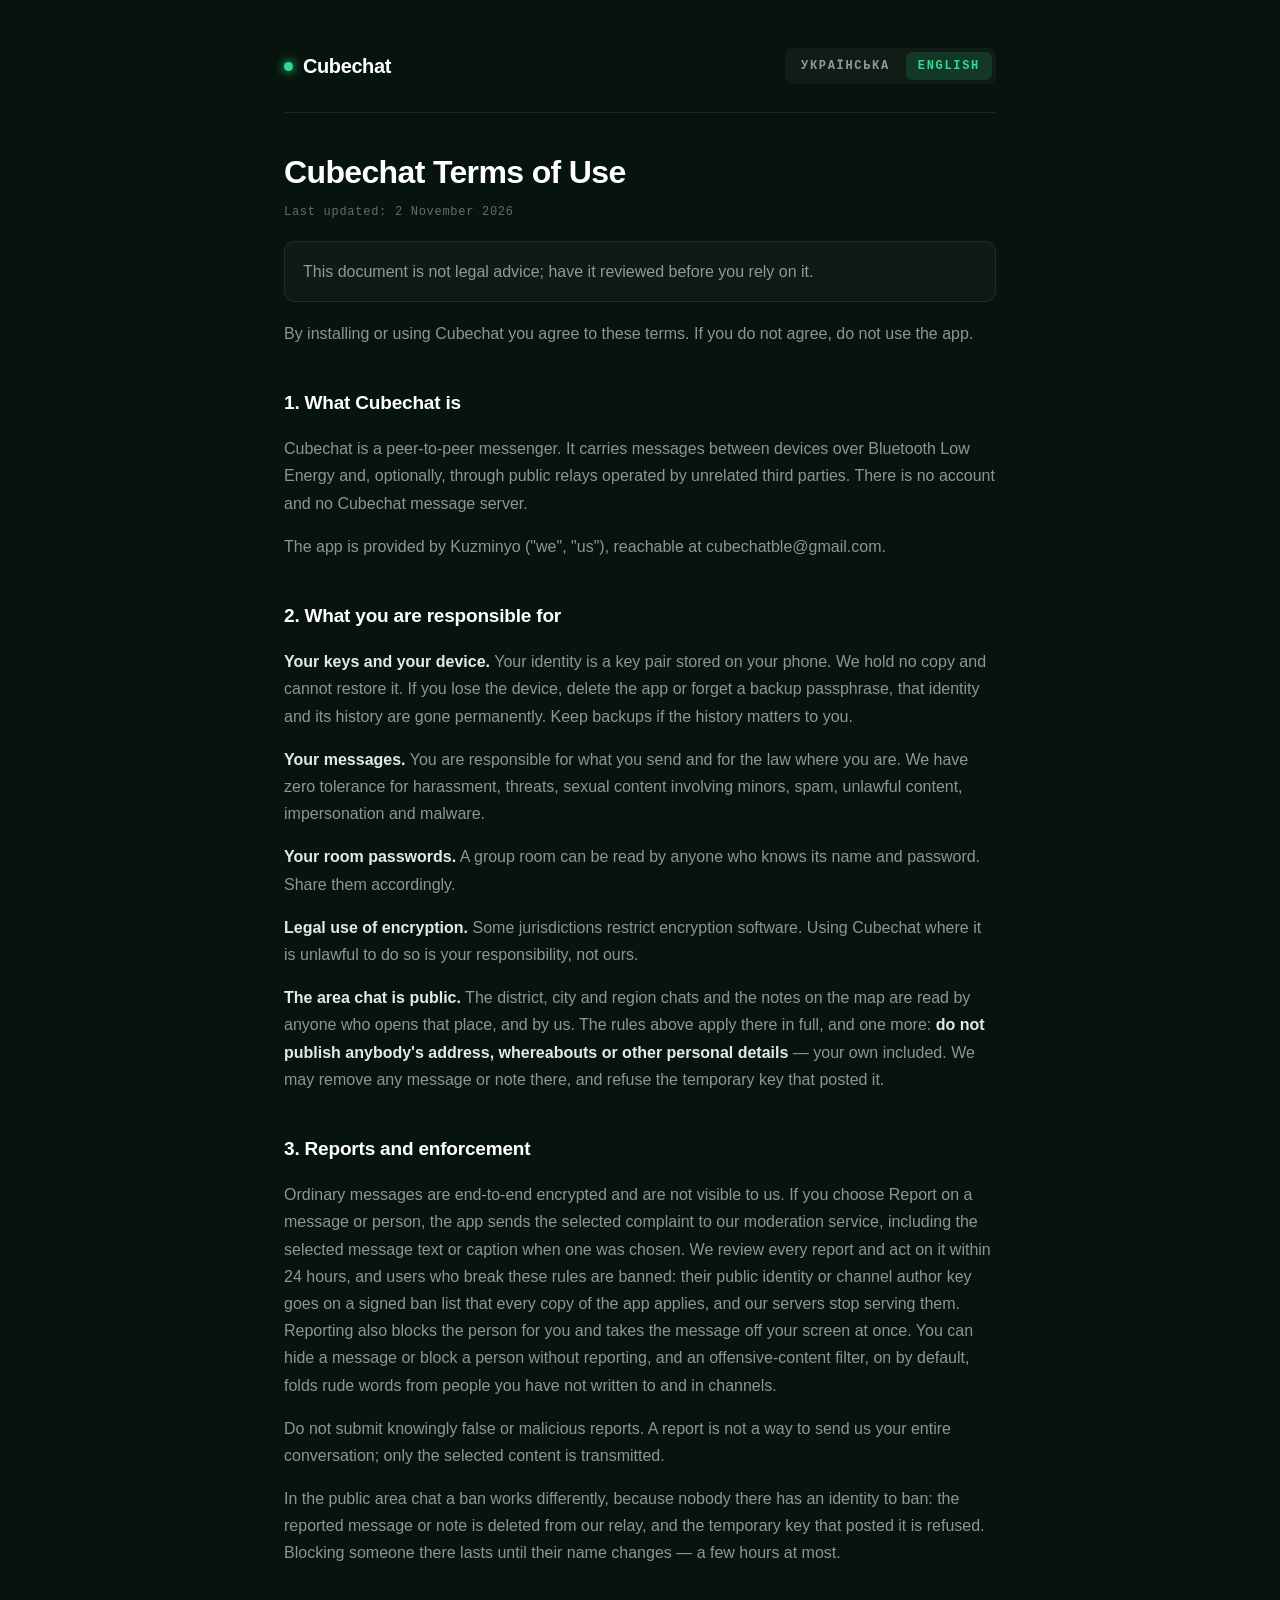
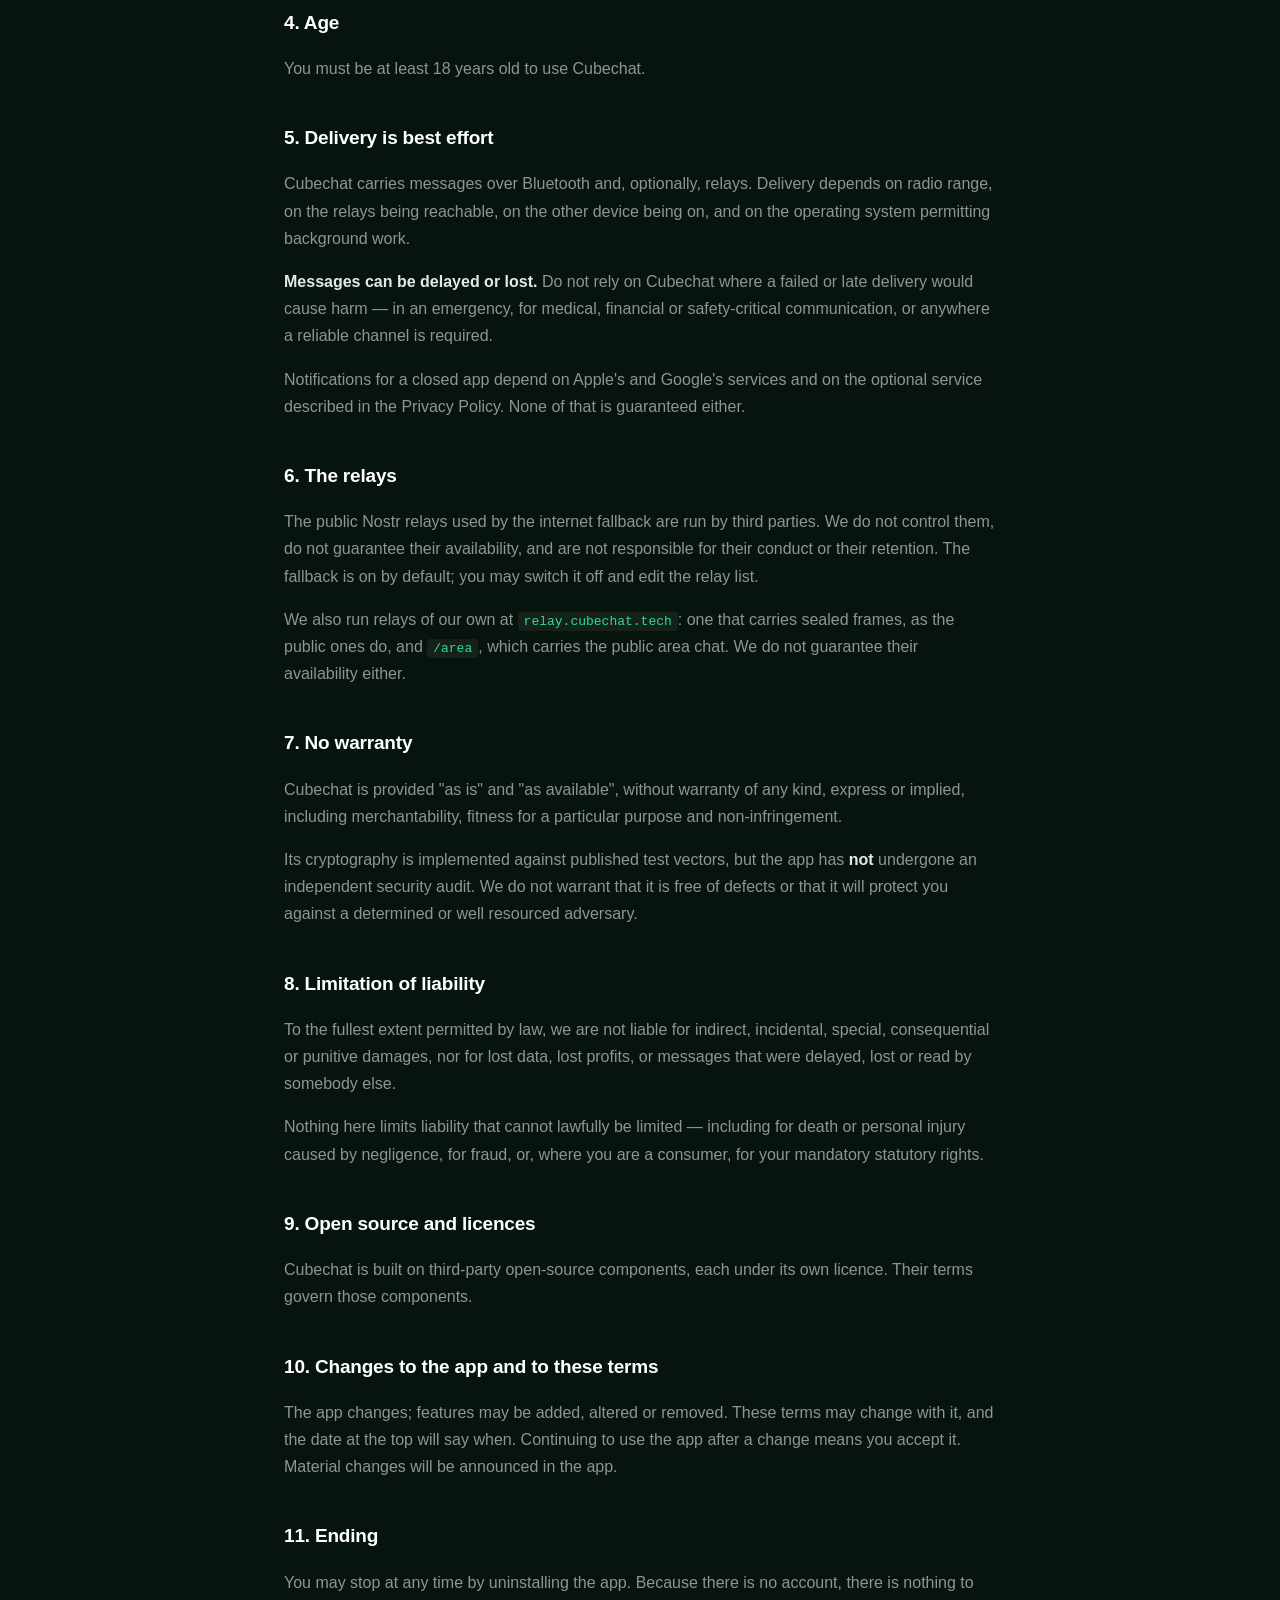
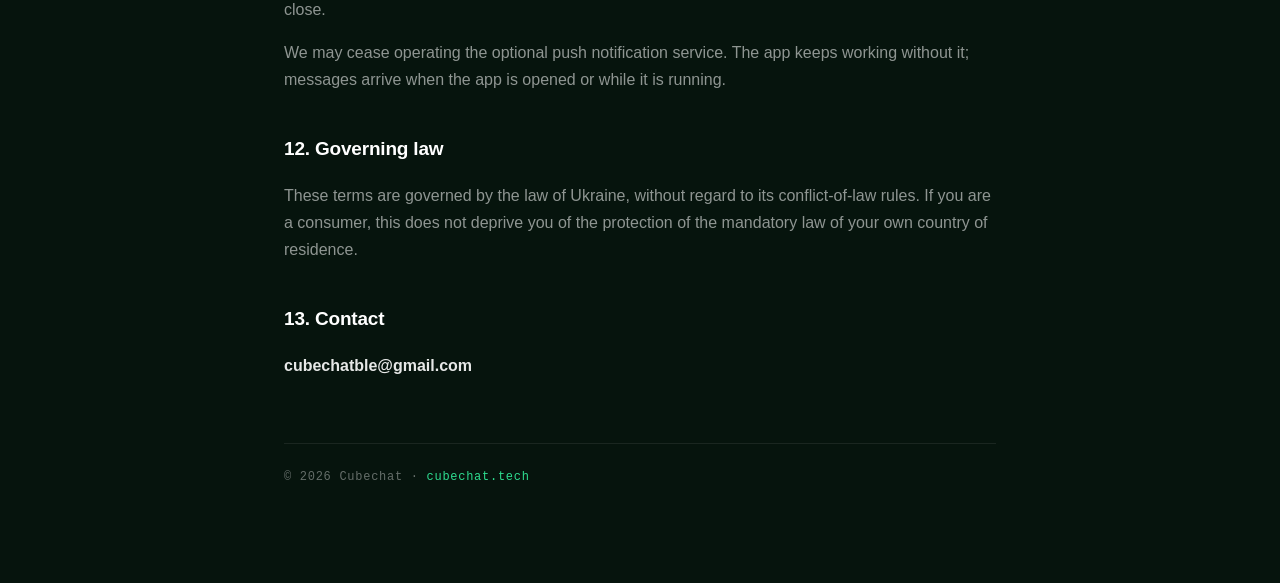
<file: public/terms.html>
<!doctype html>
<html lang="uk">
<head>
<meta charset="utf-8" />
<meta name="viewport" content="width=device-width, initial-scale=1" />
<title>Cubechat — Умови використання / Terms of Use</title>
<meta name="description" content="Cubechat terms of use — a peer-to-peer messenger with no account: what you're responsible for, reports and enforcement, delivery, warranty and governing law." />
<link rel="icon" href="/cube.svg" type="image/svg+xml" />
<link rel="canonical" href="https://cubechat.tech/terms.html" />
<style>
  :root { --bg:#06140d; --fg:#ffffff; --accent:#2edb8f; --mut:rgba(255,255,255,.55); --dim:rgba(255,255,255,.38); --line:rgba(255,255,255,.08); }
  * { box-sizing:border-box; }
  html,body { margin:0; padding:0; background:var(--bg); color:var(--fg); }
  body { font:16px/1.7 -apple-system,BlinkMacSystemFont,"Segoe UI",Roboto,Helvetica,Arial,sans-serif; -webkit-font-smoothing:antialiased; }
  .wrap { max-width:760px; margin:0 auto; padding:48px 24px 96px; }
  a { color:var(--accent); text-decoration:none; }
  a:hover { text-decoration:underline; }
  header { display:flex; align-items:center; justify-content:space-between; gap:16px; flex-wrap:wrap; padding-bottom:28px; border-bottom:1px solid var(--line); }
  .brand { display:flex; align-items:center; gap:10px; font-size:20px; font-weight:600; letter-spacing:-.02em; }
  .dot { width:9px; height:9px; border-radius:99px; background:var(--accent); box-shadow:0 0 8px 2px rgba(46,219,143,.55); }
  .toggle { display:flex; gap:4px; background:rgba(255,255,255,.04); border-radius:8px; padding:4px; }
  .toggle button { appearance:none; border:0; background:transparent; color:var(--mut); font:600 12px/1 ui-monospace,SFMono-Regular,Menlo,monospace;
                   letter-spacing:.14em; text-transform:uppercase; padding:8px 12px; border-radius:6px; cursor:pointer; }
  .toggle button[aria-pressed="true"] { background:rgba(46,219,143,.14); color:var(--accent); }
  h1 { font-size:32px; line-height:1.2; letter-spacing:-.02em; margin:40px 0 8px; }
  h2 { font-size:19px; letter-spacing:-.01em; margin:40px 0 10px; }
  h3 { font-size:16px; letter-spacing:-.01em; margin:28px 0 8px; color:rgba(255,255,255,.85); }
  p, li { color:var(--mut); }
  li { margin:6px 0; }
  ul { padding-left:20px; }
  .meta { font:12px/1.6 ui-monospace,SFMono-Regular,Menlo,monospace; color:var(--dim); letter-spacing:.06em; }
  .lede { color:rgba(255,255,255,.75); font-size:17px; border-left:2px solid var(--accent); padding-left:16px; margin:24px 0 0; }
  .card { background:rgba(255,255,255,.03); border:1px solid var(--line); border-radius:10px; padding:16px 18px; margin:18px 0; }
  .card p:first-child { margin-top:0; } .card p:last-child { margin-bottom:0; }
  strong { color:rgba(255,255,255,.9); font-weight:600; }
  code { font:13px ui-monospace,SFMono-Regular,Menlo,monospace; background:rgba(255,255,255,.06); padding:2px 6px; border-radius:4px; color:var(--accent); }
  .table { overflow-x:auto; margin:16px 0; }
  table { width:100%; border-collapse:collapse; font-size:14px; }
  th, td { text-align:left; vertical-align:top; padding:9px 10px; border-bottom:1px solid var(--line); color:var(--mut); }
  th { color:rgba(255,255,255,.85); font-weight:600; }
  footer { margin-top:64px; padding-top:24px; border-top:1px solid var(--line); }
  [data-lang] { display:none; }
  [data-lang].on { display:block; }
</style>
</head>
<body>
<div class="wrap">

  <header>
    <div class="brand"><span class="dot"></span>Cubechat</div>
    <div class="toggle" role="group" aria-label="Language">
      <button type="button" data-set="uk" aria-pressed="true">Українська</button>
      <button type="button" data-set="en" aria-pressed="false">English</button>
    </div>
  </header>

  <!-- ============================ УКРАЇНСЬКА ============================ -->
  <!-- Rendered from docs/legal/terms.{uk,en}.md in the app
       repository (Kuzminyo/cubechat); change it there, then here. -->
  <section data-lang="uk" class="on">
    <h1>Умови користування Cubechat</h1>
    <p class="meta">Останнє оновлення: 2 листопада 2026 року</p>
    <div class="card">
    <p>Цей документ не є юридичною консультацією — перед тим, як на нього
    покладатися, дайте його на перевірку юристу.</p>
    </div>
    <p>Встановлюючи Cubechat або користуючись ним, ви погоджуєтеся з цими умовами.
    Якщо ви не погоджуєтеся — не користуйтеся застосунком.</p>

    <h2>1. Що таке Cubechat</h2>
    <p>Cubechat — це месенджер, що працює напряму між пристроями. Він переносить
    повідомлення через Bluetooth Low Energy і, за бажанням, через публічні релеї,
    якими керують сторонні особи. Облікового запису немає, сервера повідомлень
    Cubechat немає.</p>
    <p>Застосунок надає Kuzminyo («ми»), зв'язатися можна за
    cubechatble@gmail.com.</p>

    <h2>2. За що відповідаєте ви</h2>
    <p><strong>За свої ключі та свій пристрій.</strong> Ваша особистість — це пара ключів, що
    зберігається на телефоні. Копії в нас немає, відновити її ми не можемо. Якщо
    ви загубите пристрій, видалите застосунок або забудете парольну фразу від
    резервної копії, ця особистість та її історія зникнуть назавжди. Робіть
    резервні копії, якщо історія для вас важлива.</p>
    <p><strong>За свої повідомлення.</strong> Ви відповідаєте за те, що надсилаєте, і за закон
    тієї країни, де ви є. Ми не допускаємо цькування, погроз, сексуального вмісту
    за участю неповнолітніх, спаму, протиправного вмісту, видавання себе за
    інших і поширення шкідливих програм.</p>
    <p><strong>За паролі своїх кімнат.</strong> Групову кімнату може читати будь-хто, хто знає її
    назву та пароль. Передавайте їх відповідно.</p>
    <p><strong>За законність використання шифрування.</strong> У деяких країнах програми з
    шифруванням обмежені. Користування Cubechat там, де це протиправно, — ваша
    відповідальність, не наша.</p>
    <p><strong>Чат району публічний.</strong> Чати району, міста й регіону та записки на карті
    читає кожен, хто відкриває це місце, і ми теж. Правила вище діють там
    повністю, і ще одне: <strong>не публікуйте нічиїх адрес, місцеперебування чи інших
    особистих даних</strong> — зокрема своїх. Ми можемо видалити там будь-яке
    повідомлення чи записку й відмовити тимчасовому ключу, який їх опублікував.</p>

    <h2>3. Скарги та заходи</h2>
    <p>Звичайні повідомлення мають наскрізне шифрування й не доступні нам. Якщо ви
    самі натиснете «Поскаржитися» на повідомлення або особу, застосунок надішле
    вибрану скаргу службі модерації, разом із текстом або підписом вибраного
    повідомлення. Ми розглядаємо кожну скаргу й реагуємо на неї протягом 24 годин,
    а тих, хто порушує ці правила, блокуємо: їхній відкритий ключ особи чи автора
    каналу потрапляє до підписаного списку банів, який застосовує кожна копія
    застосунку, і наші сервери перестають їх обслуговувати. Скарга також блокує
    цю людину для вас і одразу прибирає повідомлення з екрана. Приховати
    повідомлення чи заблокувати людину можна й без скарги, а фільтр образливого
    вмісту, увімкнений за замовчуванням, згортає грубі слова від тих, кому ви ще
    не писали, і в каналах.</p>
    <p>Не подавайте свідомо неправдивих або зловмисних скарг. Скарга не надсилає нам
    усю розмову — лише вибраний вміст.</p>
    <p>У публічному чаті району бан працює інакше, бо там немає особи, яку можна
    забанити: повідомлення чи записку, на які поскаржилися, видаляють із нашого
    релея, а тимчасовому ключу, що їх опублікував, відмовляють. Блокування там
    діє до зміни імені людини — щонайбільше кілька годин.</p>

    <h2>4. Вік</h2>
    <p>Користуватися Cubechat можуть лише особи віком від 18 років.</p>

    <h2>5. Доставка — за можливості</h2>
    <p>Cubechat переносить повідомлення через Bluetooth і, за бажанням, через релеї.
    Доставка залежить від дальності радіозв'язку, доступності релеїв, від того, чи
    увімкнений другий пристрій, і від того, чи дозволяє операційна система
    працювати у фоні.</p>
    <p><strong>Повідомлення можуть затриматися або не дійти.</strong> Не покладайтеся на Cubechat
    там, де невдала чи запізніла доставка завдасть шкоди: в надзвичайній ситуації,
    для медичного, фінансового чи критичного для безпеки зв'язку, та скрізь, де
    потрібен надійний канал.</p>
    <p>Сповіщення для закритого застосунку залежать від служб Apple і Google та від
    додаткової служби, описаної в Політиці конфіденційності. Це також не
    гарантовано.</p>

    <h2>6. Релеї</h2>
    <p>Публічні релеї Nostr, які використовує інтернет-резерв, працюють під
    керуванням сторонніх осіб. Ми ними не керуємо, не гарантуємо їхньої
    доступності й не відповідаємо ані за їхню поведінку, ані за строки
    зберігання в них. Інтернет-резерв типово ввімкнено; його можна вимкнути й
    редагувати список релеїв.</p>
    <p>Ми також тримаємо власні релеї на <code>relay.cubechat.tech</code>: один переносить
    запечатані кадри, як і публічні, а <code>/area</code> — публічний чат району. Їхньої
    доступності ми теж не гарантуємо.</p>

    <h2>7. Без гарантій</h2>
    <p>Cubechat надається «як є» та «як доступно», без жодних гарантій, прямих чи
    непрямих, зокрема щодо придатності до продажу, придатності для певної мети та
    відсутності порушення прав.</p>
    <p>Його криптографія перевірена на опублікованих тестових векторах, але
    застосунок <strong>не</strong> проходив незалежного аудиту безпеки. Ми не гарантуємо ані
    відсутності хиб, ані захисту від рішучого чи добре забезпеченого
    супротивника.</p>

    <h2>8. Обмеження відповідальності</h2>
    <p>У межах, дозволених законом, ми не відповідаємо за непрямі, побічні,
    спеціальні, наслідкові чи штрафні збитки, а також за втрачені дані, втрачений
    прибуток чи повідомлення, які затрималися, зникли або були прочитані кимось
    іншим.</p>
    <p>Ніщо тут не обмежує відповідальності, яку обмежувати не дозволено законом, —
    зокрема за смерть чи тілесні ушкодження внаслідок недбалості, за шахрайство і,
    якщо ви споживач, за ваші обов'язкові права за законом.</p>

    <h2>9. Відкритий код і ліцензії</h2>
    <p>Cubechat побудований на сторонніх компонентах з відкритим кодом, кожен зі
    своєю ліцензією. До цих компонентів застосовуються їхні умови.</p>

    <h2>10. Зміни в застосунку та в цих умовах</h2>
    <p>Застосунок змінюється; можливості можуть додаватися, змінюватися чи зникати.
    Разом з ним можуть змінюватися й ці умови, а дата вгорі скаже коли.
    Продовження користування після зміни означає, що ви її приймаєте. Про суттєві
    зміни буде оголошено в застосунку.</p>

    <h2>11. Припинення</h2>
    <p>Ви можете припинити будь-коли, видаливши застосунок. Оскільки облікового
    запису немає, закривати нічого.</p>
    <p>Ми можемо припинити роботу додаткової служби сповіщень. Застосунок працює й
    без неї: повідомлення надходять, коли ви відкриваєте застосунок або поки він
    працює.</p>

    <h2>12. Застосовне право</h2>
    <p>Ці умови регулюються правом України, без урахування його колізійних норм.
    Якщо ви споживач, це не позбавляє вас захисту за обов'язковими нормами права
    країни вашого проживання.</p>

    <h2>13. Контакт</h2>
    <p><strong>cubechatble@gmail.com</strong></p>
  </section>

  <section data-lang="en">
    <h1>Cubechat Terms of Use</h1>
    <p class="meta">Last updated: 2 November 2026</p>
    <div class="card">
    <p>This document is not legal advice; have it reviewed before you rely on it.</p>
    </div>
    <p>By installing or using Cubechat you agree to these terms. If you do not agree,
    do not use the app.</p>

    <h2>1. What Cubechat is</h2>
    <p>Cubechat is a peer-to-peer messenger. It carries messages between devices over
    Bluetooth Low Energy and, optionally, through public relays operated by
    unrelated third parties. There is no account and no Cubechat message server.</p>
    <p>The app is provided by Kuzminyo ("we", "us"), reachable at
    cubechatble@gmail.com.</p>

    <h2>2. What you are responsible for</h2>
    <p><strong>Your keys and your device.</strong> Your identity is a key pair stored on your
    phone. We hold no copy and cannot restore it. If you lose the device, delete
    the app or forget a backup passphrase, that identity and its history are gone
    permanently. Keep backups if the history matters to you.</p>
    <p><strong>Your messages.</strong> You are responsible for what you send and for the law where
    you are. We have zero tolerance for harassment, threats, sexual content
    involving minors, spam, unlawful content, impersonation and malware.</p>
    <p><strong>Your room passwords.</strong> A group room can be read by anyone who knows its name
    and password. Share them accordingly.</p>
    <p><strong>Legal use of encryption.</strong> Some jurisdictions restrict encryption software.
    Using Cubechat where it is unlawful to do so is your responsibility, not ours.</p>
    <p><strong>The area chat is public.</strong> The district, city and region chats and the
    notes on the map are read by anyone who opens that place, and by us. The rules
    above apply there in full, and one more: <strong>do not publish anybody's address,
    whereabouts or other personal details</strong> — your own included. We may remove any
    message or note there, and refuse the temporary key that posted it.</p>

    <h2>3. Reports and enforcement</h2>
    <p>Ordinary messages are end-to-end encrypted and are not visible to us. If you
    choose Report on a message or person, the app sends the selected complaint to
    our moderation service, including the selected message text or caption when
    one was chosen. We review every report and act on it within 24 hours, and
    users who break these rules are banned: their public identity or channel
    author key goes on a signed ban list that every copy of the app applies, and
    our servers stop serving them. Reporting also blocks the person for you and
    takes the message off your screen at once. You can hide a message or block a
    person without reporting, and an offensive-content filter, on by default,
    folds rude words from people you have not written to and in channels.</p>
    <p>Do not submit knowingly false or malicious reports. A report is not a way to
    send us your entire conversation; only the selected content is transmitted.</p>
    <p>In the public area chat a ban works differently, because nobody there has an
    identity to ban: the reported message or note is deleted from our relay, and
    the temporary key that posted it is refused. Blocking someone there lasts until
    their name changes — a few hours at most.</p>

    <h2>4. Age</h2>
    <p>You must be at least 18 years old to use Cubechat.</p>

    <h2>5. Delivery is best effort</h2>
    <p>Cubechat carries messages over Bluetooth and, optionally, relays. Delivery
    depends on radio range, on the relays being reachable, on the other device
    being on, and on the operating system permitting background work.</p>
    <p><strong>Messages can be delayed or lost.</strong> Do not rely on Cubechat where a failed or
    late delivery would cause harm — in an emergency, for medical, financial or
    safety-critical communication, or anywhere a reliable channel is required.</p>
    <p>Notifications for a closed app depend on Apple's and Google's services and on
    the optional service described in the Privacy Policy. None of that is
    guaranteed either.</p>

    <h2>6. The relays</h2>
    <p>The public Nostr relays used by the internet fallback are run by third
    parties. We do not control them, do not guarantee their availability, and are
    not responsible for their conduct or their retention. The fallback is on by
    default; you may switch it off and edit the relay list.</p>
    <p>We also run relays of our own at <code>relay.cubechat.tech</code>: one that carries
    sealed frames, as the public ones do, and <code>/area</code>, which carries the public
    area chat. We do not guarantee their availability either.</p>

    <h2>7. No warranty</h2>
    <p>Cubechat is provided "as is" and "as available", without warranty of any kind,
    express or implied, including merchantability, fitness for a particular purpose
    and non-infringement.</p>
    <p>Its cryptography is implemented against published test vectors, but the app has
    <strong>not</strong> undergone an independent security audit. We do not warrant that it is
    free of defects or that it will protect you against a determined or well
    resourced adversary.</p>

    <h2>8. Limitation of liability</h2>
    <p>To the fullest extent permitted by law, we are not liable for indirect,
    incidental, special, consequential or punitive damages, nor for lost data, lost
    profits, or messages that were delayed, lost or read by somebody else.</p>
    <p>Nothing here limits liability that cannot lawfully be limited — including for
    death or personal injury caused by negligence, for fraud, or, where you are a
    consumer, for your mandatory statutory rights.</p>

    <h2>9. Open source and licences</h2>
    <p>Cubechat is built on third-party open-source components, each under its own
    licence. Their terms govern those components.</p>

    <h2>10. Changes to the app and to these terms</h2>
    <p>The app changes; features may be added, altered or removed. These terms may
    change with it, and the date at the top will say when. Continuing to use the
    app after a change means you accept it. Material changes will be announced in
    the app.</p>

    <h2>11. Ending</h2>
    <p>You may stop at any time by uninstalling the app. Because there is no account,
    there is nothing to close.</p>
    <p>We may cease operating the optional push notification service. The app keeps
    working without it; messages arrive when the app is opened or while it is
    running.</p>

    <h2>12. Governing law</h2>
    <p>These terms are governed by the law of Ukraine, without regard to its
    conflict-of-law rules. If you are a consumer, this does not deprive you of the
    protection of the mandatory law of your own country of residence.</p>

    <h2>13. Contact</h2>
    <p><strong>cubechatble@gmail.com</strong></p>
  </section>

  <footer class="meta">© <span id="y"></span> Cubechat · <a href="/">cubechat.tech</a></footer>
</div>

<script>
  document.getElementById('y').textContent = new Date().getFullYear();
  var btns = document.querySelectorAll('.toggle button');
  function set(lang) {
    document.documentElement.lang = lang;
    document.querySelectorAll('[data-lang]').forEach(function (s) {
      s.classList.toggle('on', s.getAttribute('data-lang') === lang);
    });
    btns.forEach(function (b) { b.setAttribute('aria-pressed', String(b.dataset.set === lang)); });
    try { localStorage.setItem('cubechat-terms-lang', lang); } catch (e) {}
  }
  btns.forEach(function (b) { b.addEventListener('click', function () { set(b.dataset.set); }); });
  var saved = null;
  try { saved = localStorage.getItem('cubechat-terms-lang'); } catch (e) {}
  if (saved !== 'uk' && saved !== 'en') {
    // No stored choice: English only for browsers that ask for it, Ukrainian otherwise.
    saved = (navigator.language || '').toLowerCase().indexOf('en') === 0 ? 'en' : 'uk';
  }
  set(saved);
</script>
</body>
</html>
</file>
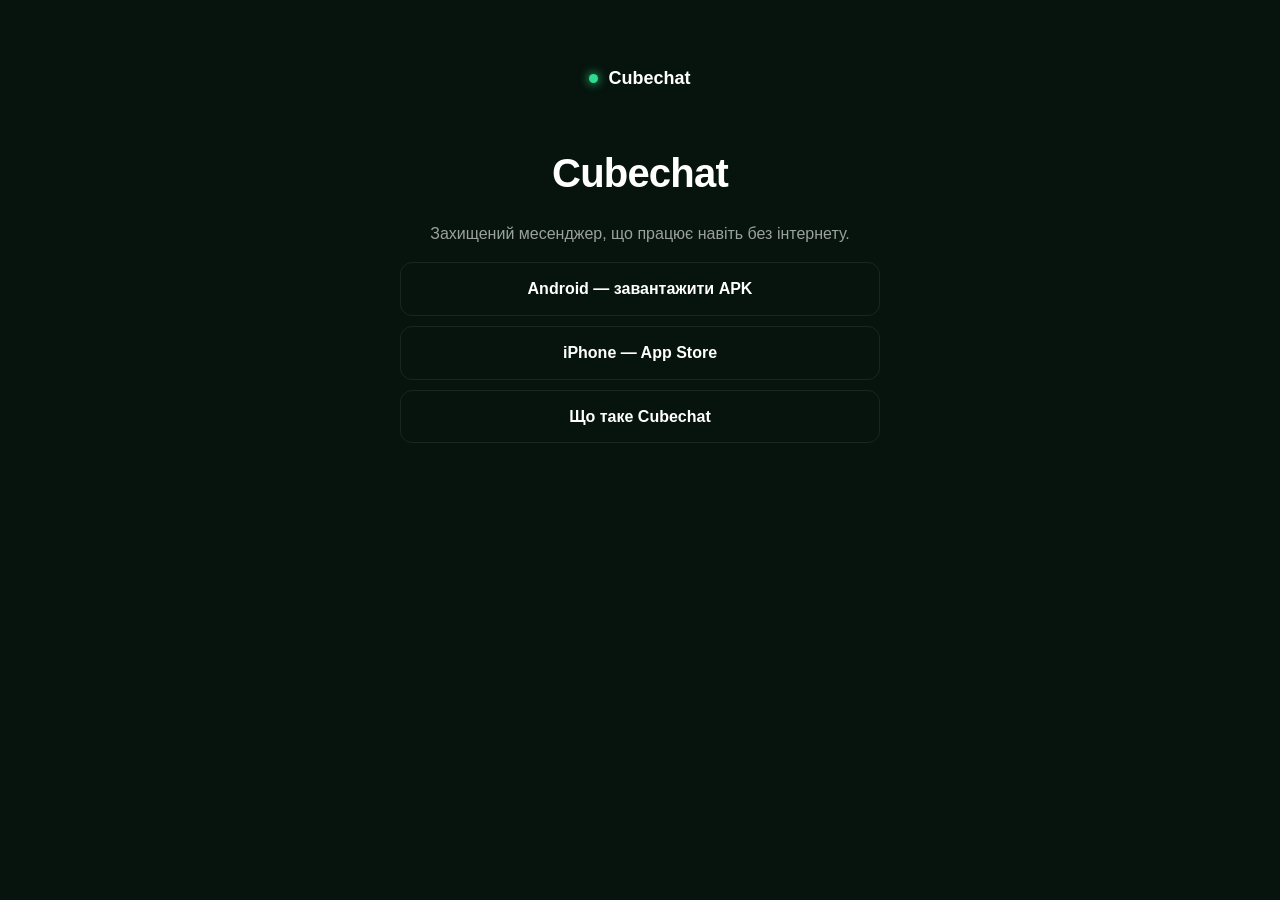
<file: public/u.html>
<!doctype html>
<html lang="uk">
<head>
<meta charset="utf-8" />
<meta name="viewport" content="width=device-width, initial-scale=1" />
<meta name="robots" content="noindex" />
<title>Cubechat — знайдіть мене</title>
<meta name="description" content="Someone shared their Cubechat @name with you." />
<link rel="icon" href="/cube.svg" type="image/svg+xml" />
<style>
  :root { --bg:#06140d; --fg:#ffffff; --accent:#2edb8f; --mut:rgba(255,255,255,.6); --line:rgba(255,255,255,.08); }
  * { box-sizing:border-box; }
  /* `a.btn { display:block }` below outranks the UA's [hidden] rule. */
  [hidden] { display:none !important; }
  html,body { margin:0; padding:0; background:var(--bg); color:var(--fg); min-height:100%; }
  body { font:16px/1.6 -apple-system,BlinkMacSystemFont,"Segoe UI",Roboto,Helvetica,Arial,sans-serif; -webkit-font-smoothing:antialiased; }
  .wrap { max-width:520px; margin:0 auto; padding:64px 20px 80px; text-align:center; }
  .brand { display:inline-flex; align-items:center; gap:10px; font-size:18px; font-weight:600; }
  .dot { width:9px; height:9px; border-radius:99px; background:var(--accent); box-shadow:0 0 8px 2px rgba(46,219,143,.55); }
  h1 { font-size:40px; letter-spacing:-.02em; margin:48px 0 8px; word-break:break-all; }
  p { color:var(--mut); }
  .card { background:rgba(255,255,255,.03); border:1px solid var(--line); border-radius:14px; padding:18px 20px; margin:28px 0; text-align:left; }
  .card ol { margin:0; padding-left:20px; color:var(--mut); }
  .card li { margin:6px 0; }
  code { font:14px ui-monospace,SFMono-Regular,Menlo,monospace; background:rgba(255,255,255,.06); padding:2px 6px; border-radius:4px; color:var(--accent); }
  .btns { display:flex; flex-direction:column; gap:10px; margin-top:8px; }
  a.btn { display:block; padding:13px 16px; border-radius:12px; background:rgba(46,219,143,.14); color:var(--accent); text-decoration:none; font-weight:600; }
  a.btn.ghost { background:transparent; border:1px solid var(--line); color:var(--fg); }
</style>
</head>
<body>
<div class="wrap">
  <div class="brand"><span class="dot"></span>Cubechat</div>

  <h1 id="name">Cubechat</h1>
  <p id="lead">Захищений месенджер, що працює навіть без інтернету.</p>

  <div class="card" id="how" hidden>
    <ol>
      <li>Встановіть Cubechat.</li>
      <li>Відкрийте <strong>Профіль → Картка контакту</strong>.</li>
      <li>У полі внизу введіть <code id="code"></code> і натисніть «Додати».</li>
    </ol>
  </div>

  <div class="btns">
    <a class="btn" id="open" hidden>Відкрити в Cubechat</a>
    <a class="btn ghost" href="https://github.com/Kuzminyo/landing_cubechat/releases/download/apk-latest/cubechat.apk">Android — завантажити APK</a>
    <a class="btn ghost" href="https://apps.apple.com/app/id6806573622">iPhone — App Store</a>
    <a class="btn ghost" href="/">Що таке Cubechat</a>
  </div>
</div>
<script>
  // The name lives after the '#', so it never reaches any server — not even
  // this one. Only a valid Cube ID shape is shown; anything else leaves the
  // neutral page as it is.
  (function () {
    var raw = decodeURIComponent((location.hash || '').slice(1)).trim().replace(/^@/, '').toLowerCase();
    if (!/^[a-z0-9_]{3,20}$/.test(raw)) return;
    document.getElementById('name').textContent = '@' + raw;
    document.getElementById('lead').textContent = 'Знайдіть @' + raw + ' у Cubechat.';
    document.getElementById('code').textContent = '@' + raw;
    document.getElementById('how').hidden = false;
    document.title = '@' + raw + ' — Cubechat';

    // Hand the link to the app when the system did not: a phone that
    // installed before the domain verified, or an app's built-in browser
    // (Telegram's) that keeps links to itself. Android: an intent:// naming
    // our package opens it straight away, verified or not, and falls back to
    // this page with ?noapp=1 when it is not installed — so there is no loop.
    // iOS: cubechat://, only on a tap — tried on load, Safari shows an error
    // dialog to anyone without the app.
    var ua = navigator.userAgent;
    var android = /Android/i.test(ua);
    var ios = /iPhone|iPad|iPod/i.test(ua);
    if (!android && !ios) return;
    var n = encodeURIComponent(raw);
    var fallback = location.origin + location.pathname + '?noapp=1' + location.hash;
    var app = android
      ? 'intent://cubechat.tech/u.html?n=' + n +
        '#Intent;scheme=https;package=com.cubechat.cubechat;S.browser_fallback_url=' +
        encodeURIComponent(fallback) + ';end'
      : 'cubechat://u?n=' + n;
    var open = document.getElementById('open');
    open.href = app;
    open.hidden = false;
    if (android && location.search.indexOf('noapp=1') === -1) location.replace(app);
  })();
</script>
</body>
</html>
</file>
